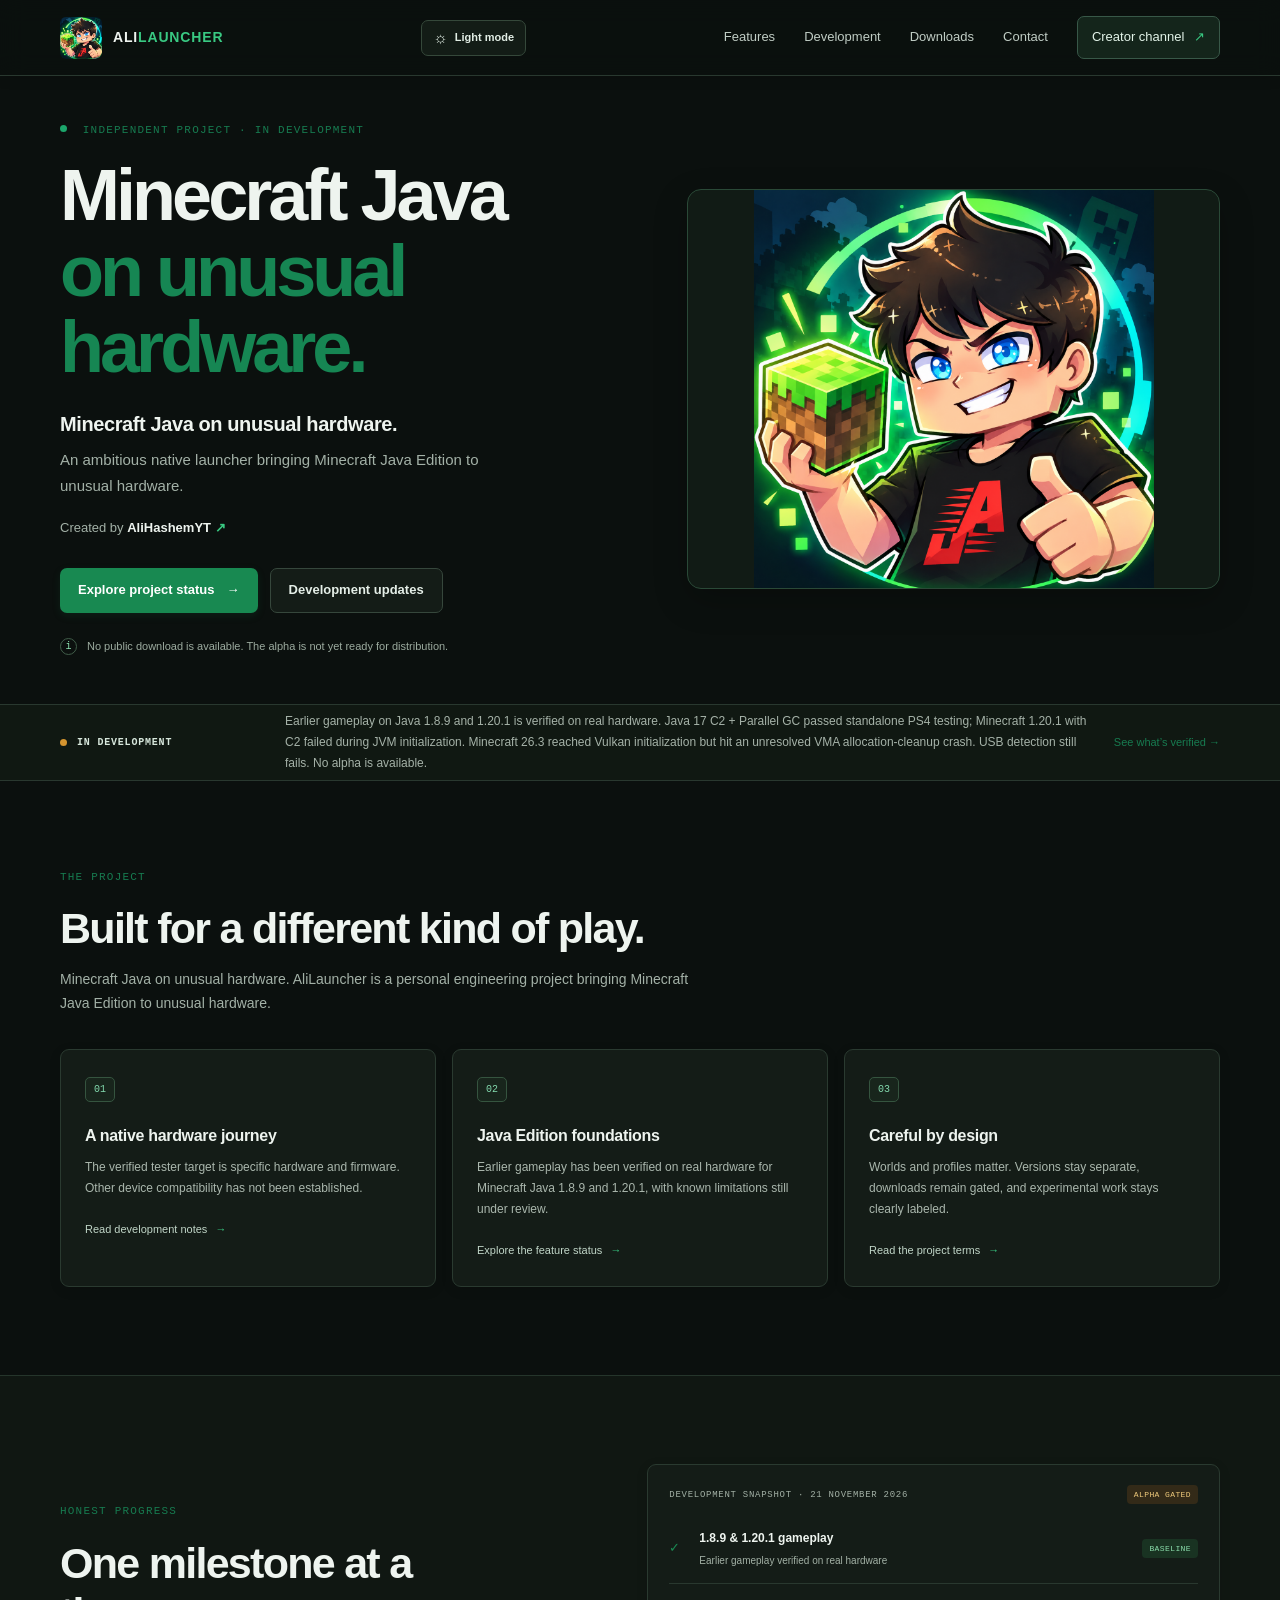
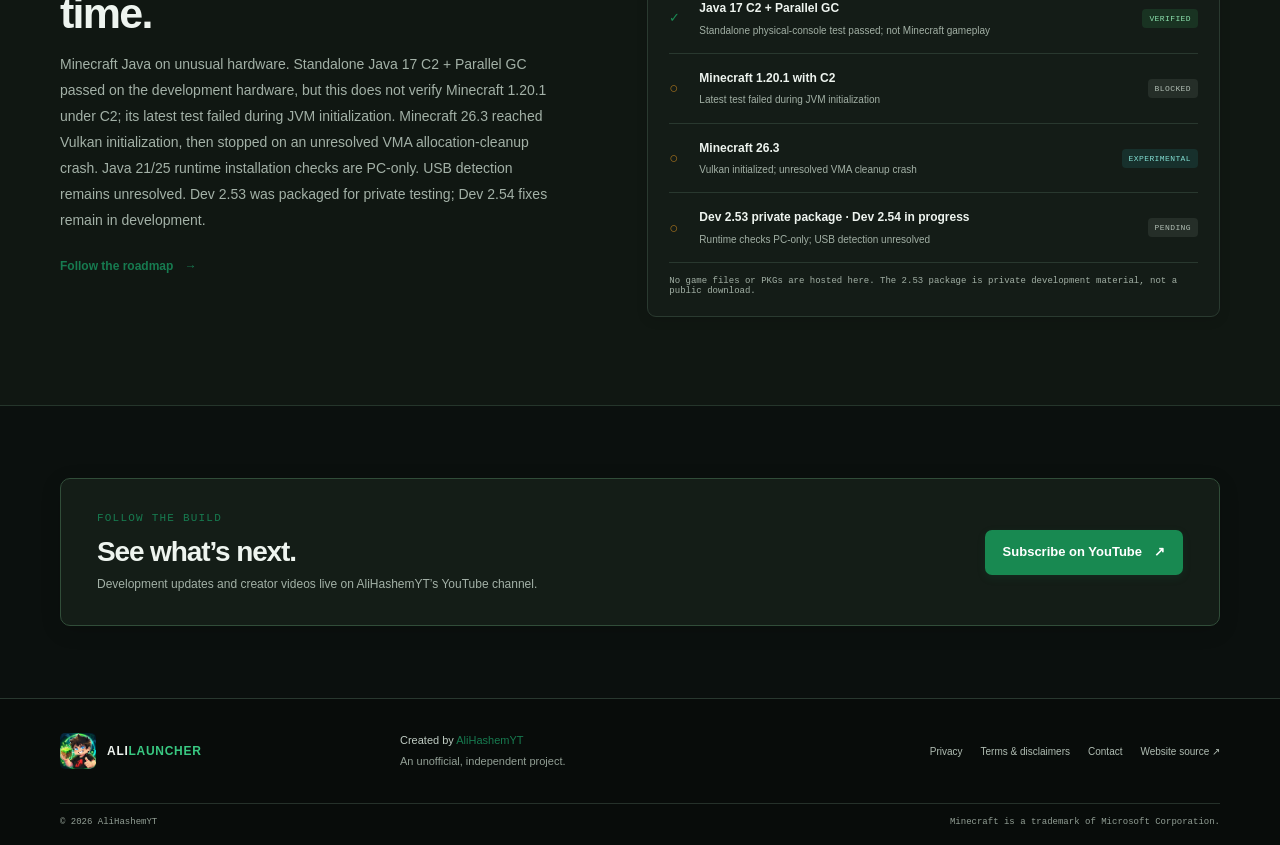
<file: index.html>
<!doctype html>
<html lang="en">
<head>
  <meta charset="utf-8">
  <meta name="viewport" content="width=device-width, initial-scale=1">
  <meta name="theme-color" content="#0b100e">
  <meta name="description" content="Minecraft Java on unusual hardware. As of 21 November 2026: earlier real-hardware gameplay for 1.8.9 and 1.20.1, standalone Java 17 C2 pass, and current experimental blockers.">
  <meta property="og:type" content="website">
  <meta property="og:title" content="AliLauncher — Minecraft Java on unusual hardware">
  <meta property="og:description" content="Minecraft Java on unusual hardware. Earlier gameplay is verified on real hardware; current C2, USB and Minecraft 26.3 work remains in development.">
  <meta property="og:image" content="https://alihashemyt.github.io/AliLauncher-Website/assets/alilauncher-icon.png">
  <meta property="og:image:width" content="1254">
  <meta property="og:image:height" content="1254">
  <meta name="twitter:card" content="summary_large_image">
  <meta name="twitter:title" content="AliLauncher — Minecraft Java on unusual hardware">
  <meta name="twitter:description" content="Minecraft Java on unusual hardware. As of 21 November 2026: earlier real-hardware gameplay for 1.8.9 and 1.20.1, standalone Java 17 C2 pass, and current experimental blockers.">
  <meta name="twitter:image" content="https://alihashemyt.github.io/AliLauncher-Website/assets/alilauncher-icon.png">
  <meta property="og:image:alt" content="AliLauncher official icon — Created by AliHashemYT"><title>AliLauncher — Minecraft Java on unusual hardware</title>
  <link rel="icon" href="assets/alilauncher-icon.png" type="image/png">
  <link rel="stylesheet" href="assets/site.css">
  <script src="assets/site.js" defer></script>
</head>
<body>
  <a class="skip-link" href="#main">Skip to content</a>
  <header class="site-header">
    <a class="brand" href="index.html" aria-label="AliLauncher home"><img src="assets/alilauncher-icon.png" alt="" width="42" height="42"><span>ALI<span class="accent">LAUNCHER</span></span></a>
    <button class="nav-toggle" aria-expanded="false" aria-controls="site-nav" aria-label="Open navigation"><span></span><span></span></button><button class="theme-toggle" type="button" aria-label="Switch to light mode" title="Switch to light mode"><span aria-hidden="true">☼</span><span class="theme-toggle-label">Light mode</span></button>
    <nav id="site-nav" class="site-nav" aria-label="Main navigation">
      <a href="features.html">Features</a><a href="updates.html">Development</a><a href="downloads.html">Downloads</a><a href="contact.html">Contact</a>
      <a class="nav-cta" href="https://www.youtube.com/@AliHashemYT" target="_blank" rel="noopener noreferrer">Creator channel <span aria-hidden="true">↗</span></a>
    </nav>
  </header>
  <main id="main">
    <section class="hero wrap">
      <div class="hero-copy reveal">
        <p class="eyebrow"><span class="pulse"></span> INDEPENDENT PROJECT · IN DEVELOPMENT</p>
        <h1>Minecraft Java<br><span class="gradient-text">on unusual hardware.</span></h1>
        <p class="hero-lede">Minecraft Java on unusual hardware.</p>
        <p class="hero-sub">An ambitious native launcher bringing Minecraft Java Edition to unusual hardware.</p>
        <div class="byline">Created by <a href="https://www.youtube.com/@AliHashemYT" target="_blank" rel="noopener noreferrer">AliHashemYT <span aria-hidden="true">↗</span></a></div>
        <div class="hero-actions"><a class="button button-primary" href="downloads.html">Explore project status <span aria-hidden="true">→</span></a><a class="button button-quiet" href="updates.html">Development updates</a></div>
        <div class="hero-note"><span class="note-icon" aria-hidden="true">i</span><span>No public download is available. The alpha is not yet ready for distribution.</span></div>
      </div>
      <div class="hero-art reveal"><img class="hero-mark" src="assets/alilauncher-icon.png" alt="AliLauncher official icon — created by AliHashemYT"></div>
    </section>

    <section class="status-band"><div class="wrap status-inner"><div><span class="status-dot"></span><strong>IN DEVELOPMENT</strong></div><p>Earlier gameplay on Java 1.8.9 and 1.20.1 is verified on real hardware. Java 17 C2 + Parallel GC passed standalone PS4 testing; Minecraft 1.20.1 with C2 failed during JVM initialization. Minecraft 26.3 reached Vulkan initialization but hit an unresolved VMA allocation-cleanup crash. USB detection still fails. No alpha is available.</p><a href="updates.html">See what’s verified <span aria-hidden="true">→</span></a></div></section>

    <section class="section wrap" id="about">
      <div class="section-heading reveal"><p class="eyebrow">THE PROJECT</p><h2>Built for a different kind of play.</h2><p>Minecraft Java on unusual hardware. AliLauncher is a personal engineering project bringing Minecraft Java Edition to unusual hardware.</p></div>
      <div class="feature-grid">
        <article class="feature-card reveal"><span class="feature-icon">01</span><h3>A native hardware journey</h3><p>The verified tester target is specific hardware and firmware. Other device compatibility has not been established.</p><a href="updates.html">Read development notes <span>→</span></a></article>
        <article class="feature-card reveal"><span class="feature-icon">02</span><h3>Java Edition foundations</h3><p>Earlier gameplay has been verified on real hardware for Minecraft Java 1.8.9 and 1.20.1, with known limitations still under review.</p><a href="features.html">Explore the feature status <span>→</span></a></article>
        <article class="feature-card reveal"><span class="feature-icon">03</span><h3>Careful by design</h3><p>Worlds and profiles matter. Versions stay separate, downloads remain gated, and experimental work stays clearly labeled.</p><a href="terms.html">Read the project terms <span>→</span></a></article>
      </div>
    </section>

    <section class="section section-alt"><div class="wrap split-section"><div class="split-copy reveal"><p class="eyebrow">HONEST PROGRESS</p><h2>One milestone at a time.</h2><p>Minecraft Java on unusual hardware. Standalone Java 17 C2 + Parallel GC passed on the development hardware, but this does not verify Minecraft 1.20.1 under C2; its latest test failed during JVM initialization. Minecraft 26.3 reached Vulkan initialization, then stopped on an unresolved VMA allocation-cleanup crash. Java 21/25 runtime installation checks are PC-only. USB detection remains unresolved. Dev 2.53 was packaged for private testing; Dev 2.54 fixes remain in development.</p><a class="text-link" href="updates.html">Follow the roadmap <span>→</span></a></div><div class="milestone-card reveal"><div class="milestone-top"><span>DEVELOPMENT SNAPSHOT · 21 NOVEMBER 2026</span><span class="tag tag-amber">ALPHA GATED</span></div><div class="milestone-row"><span class="milestone-check">✓</span><div><strong>1.8.9 &amp; 1.20.1 gameplay</strong><small>Earlier gameplay verified on real hardware</small></div><span class="tag tag-green">BASELINE</span></div><div class="milestone-row"><span class="milestone-check">✓</span><div><strong>Java 17 C2 + Parallel GC</strong><small>Standalone physical-console test passed; not Minecraft gameplay</small></div><span class="tag tag-green">VERIFIED</span></div><div class="milestone-row"><span class="milestone-pending">○</span><div><strong>Minecraft 1.20.1 with C2</strong><small>Latest test failed during JVM initialization</small></div><span class="tag tag-muted">BLOCKED</span></div><div class="milestone-row"><span class="milestone-pending">○</span><div><strong>Minecraft 26.3</strong><small>Vulkan initialized; unresolved VMA cleanup crash</small></div><span class="tag tag-cyan">EXPERIMENTAL</span></div><div class="milestone-row"><span class="milestone-pending">○</span><div><strong>Dev 2.53 private package · Dev 2.54 in progress</strong><small>Runtime checks PC-only; USB detection unresolved</small></div><span class="tag tag-muted">PENDING</span></div><div class="milestone-foot">No game files or PKGs are hosted here. The 2.53 package is private development material, not a public download.</div></div></div></section>

    <section class="section wrap subscribe-section"><div class="subscribe-box reveal"><div><p class="eyebrow">FOLLOW THE BUILD</p><h2>See what’s next.</h2><p>Development updates and creator videos live on AliHashemYT’s YouTube channel.</p></div><a class="button button-primary" href="https://www.youtube.com/@AliHashemYT" target="_blank" rel="noopener noreferrer">Subscribe on YouTube <span aria-hidden="true">↗</span></a></div></section>
  </main>
  <footer class="site-footer"><div class="wrap footer-main"><a class="brand footer-brand" href="index.html"><img src="assets/alilauncher-icon.png" alt="" width="36" height="36"><span>ALI<span class="accent">LAUNCHER</span></span></a><p>Created by <a href="https://www.youtube.com/@AliHashemYT" target="_blank" rel="noopener noreferrer">AliHashemYT</a><br><span class="footer-muted">An unofficial, independent project.</span></p><nav aria-label="Footer navigation"><a href="privacy.html">Privacy</a><a href="terms.html">Terms &amp; disclaimers</a><a href="contact.html">Contact</a><a href="https://github.com/AliHashemYT/AliLauncher-Website" target="_blank" rel="noopener noreferrer">Website source ↗</a></nav></div><div class="wrap footer-bottom"><span>© <span data-year>2026</span> AliHashemYT</span><span>Minecraft is a trademark of Microsoft Corporation.</span></div></footer>
</body>
</html>
</file>
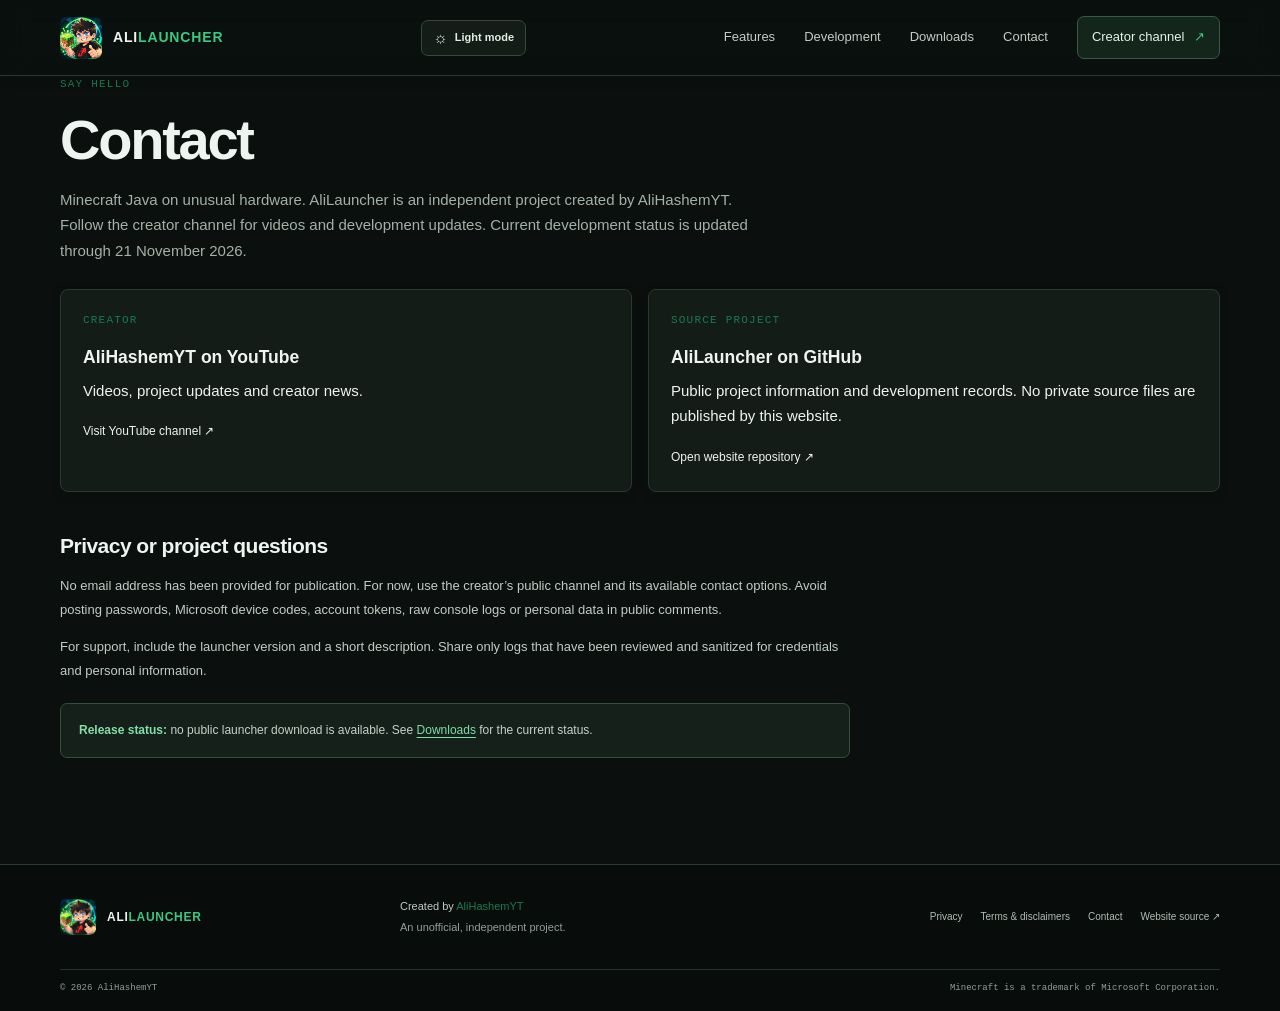
<file: contact.html>
<!doctype html><html lang="en"><head><meta charset="utf-8"><meta name="viewport" content="width=device-width, initial-scale=1"><meta name="theme-color" content="#0b100e"><meta name="description" content="Contact AliLauncher creator AliHashemYT, visit the public website repository and view the current project status. No launcher download is available."><meta property="og:title" content="Contact — AliLauncher"><meta property="og:description" content="Visit AliHashemYT’s creator channel, the public website source repository, and current development status."><meta property="og:image" content="https://alihashemyt.github.io/AliLauncher-Website/assets/alilauncher-icon.png"><meta property="og:image:alt" content="AliLauncher official icon — Created by AliHashemYT"><meta name="twitter:card" content="summary_large_image"><meta name="twitter:image" content="https://alihashemyt.github.io/AliLauncher-Website/assets/alilauncher-icon.png"><meta name="twitter:title" content="Contact — AliLauncher"><meta name="twitter:description" content="Contact AliLauncher creator AliHashemYT, visit the public website repository and view the current project status. No launcher download is available."><title>Contact — AliLauncher</title><link rel="icon" href="assets/alilauncher-icon.png" type="image/png"><link rel="stylesheet" href="assets/site.css"><script src="assets/site.js" defer></script></head><body><a class="skip-link" href="#main">Skip to content</a><header class="site-header"><a class="brand" href="index.html"><img src="assets/alilauncher-icon.png" alt="" width="42" height="42"><span>ALI<span class="accent">LAUNCHER</span></span></a><button class="nav-toggle" aria-expanded="false" aria-controls="site-nav" aria-label="Open navigation"><span></span><span></span></button><button class="theme-toggle" type="button" aria-label="Switch to light mode" title="Switch to light mode"><span aria-hidden="true">☼</span><span class="theme-toggle-label">Light mode</span></button><nav id="site-nav" class="site-nav" aria-label="Main navigation"><a href="features.html">Features</a><a href="updates.html">Development</a><a href="downloads.html">Downloads</a><a href="contact.html" aria-current="page">Contact</a><a class="nav-cta" href="https://www.youtube.com/@AliHashemYT" target="_blank" rel="noopener noreferrer">Creator channel <span>↗</span></a></nav></header><main id="main"><div class="wrap page-hero"><p class="eyebrow">SAY HELLO</p><h1>Contact</h1><p>Minecraft Java on unusual hardware. AliLauncher is an independent project created by AliHashemYT. Follow the creator channel for videos and development updates. Current development status is updated through 21 November 2026.</p></div><section class="wrap page-content"><div class="contact-cards"><article class="contact-card"><p class="eyebrow">CREATOR</p><h3>AliHashemYT on YouTube</h3><p>Videos, project updates and creator news.</p><a href="https://www.youtube.com/@AliHashemYT" target="_blank" rel="noopener noreferrer">Visit YouTube channel ↗</a></article><article class="contact-card"><p class="eyebrow">SOURCE PROJECT</p><h3>AliLauncher on GitHub</h3><p>Public project information and development records. No private source files are published by this website.</p><a href="https://github.com/AliHashemYT/AliLauncher-Website" target="_blank" rel="noopener noreferrer">Open website repository ↗</a></article></div><div class="prose" style="margin-top:36px"><h2>Privacy or project questions</h2><p>No email address has been provided for publication. For now, use the creator’s public channel and its available contact options. Avoid posting passwords, Microsoft device codes, account tokens, raw console logs or personal data in public comments.</p><p>For support, include the launcher version and a short description. Share only logs that have been reviewed and sanitized for credentials and personal information.</p><div class="callout"><strong>Release status:</strong> no public launcher download is available. See <a href="downloads.html">Downloads</a> for the current status.</div></div></section></main><footer class="site-footer"><div class="wrap footer-main"><a class="brand footer-brand" href="index.html"><img src="assets/alilauncher-icon.png" alt="" width="36" height="36"><span>ALI<span class="accent">LAUNCHER</span></span></a><p>Created by <a href="https://www.youtube.com/@AliHashemYT" target="_blank" rel="noopener noreferrer">AliHashemYT</a><br><span class="footer-muted">An unofficial, independent project.</span></p><nav aria-label="Footer navigation"><a href="privacy.html">Privacy</a><a href="terms.html">Terms &amp; disclaimers</a><a href="contact.html" aria-current="page">Contact</a><a href="https://github.com/AliHashemYT/AliLauncher-Website" target="_blank" rel="noopener noreferrer">Website source ↗</a></nav></div><div class="wrap footer-bottom"><span>© <span data-year>2026</span> AliHashemYT</span><span>Minecraft is a trademark of Microsoft Corporation.</span></div></footer></body></html>
</file>
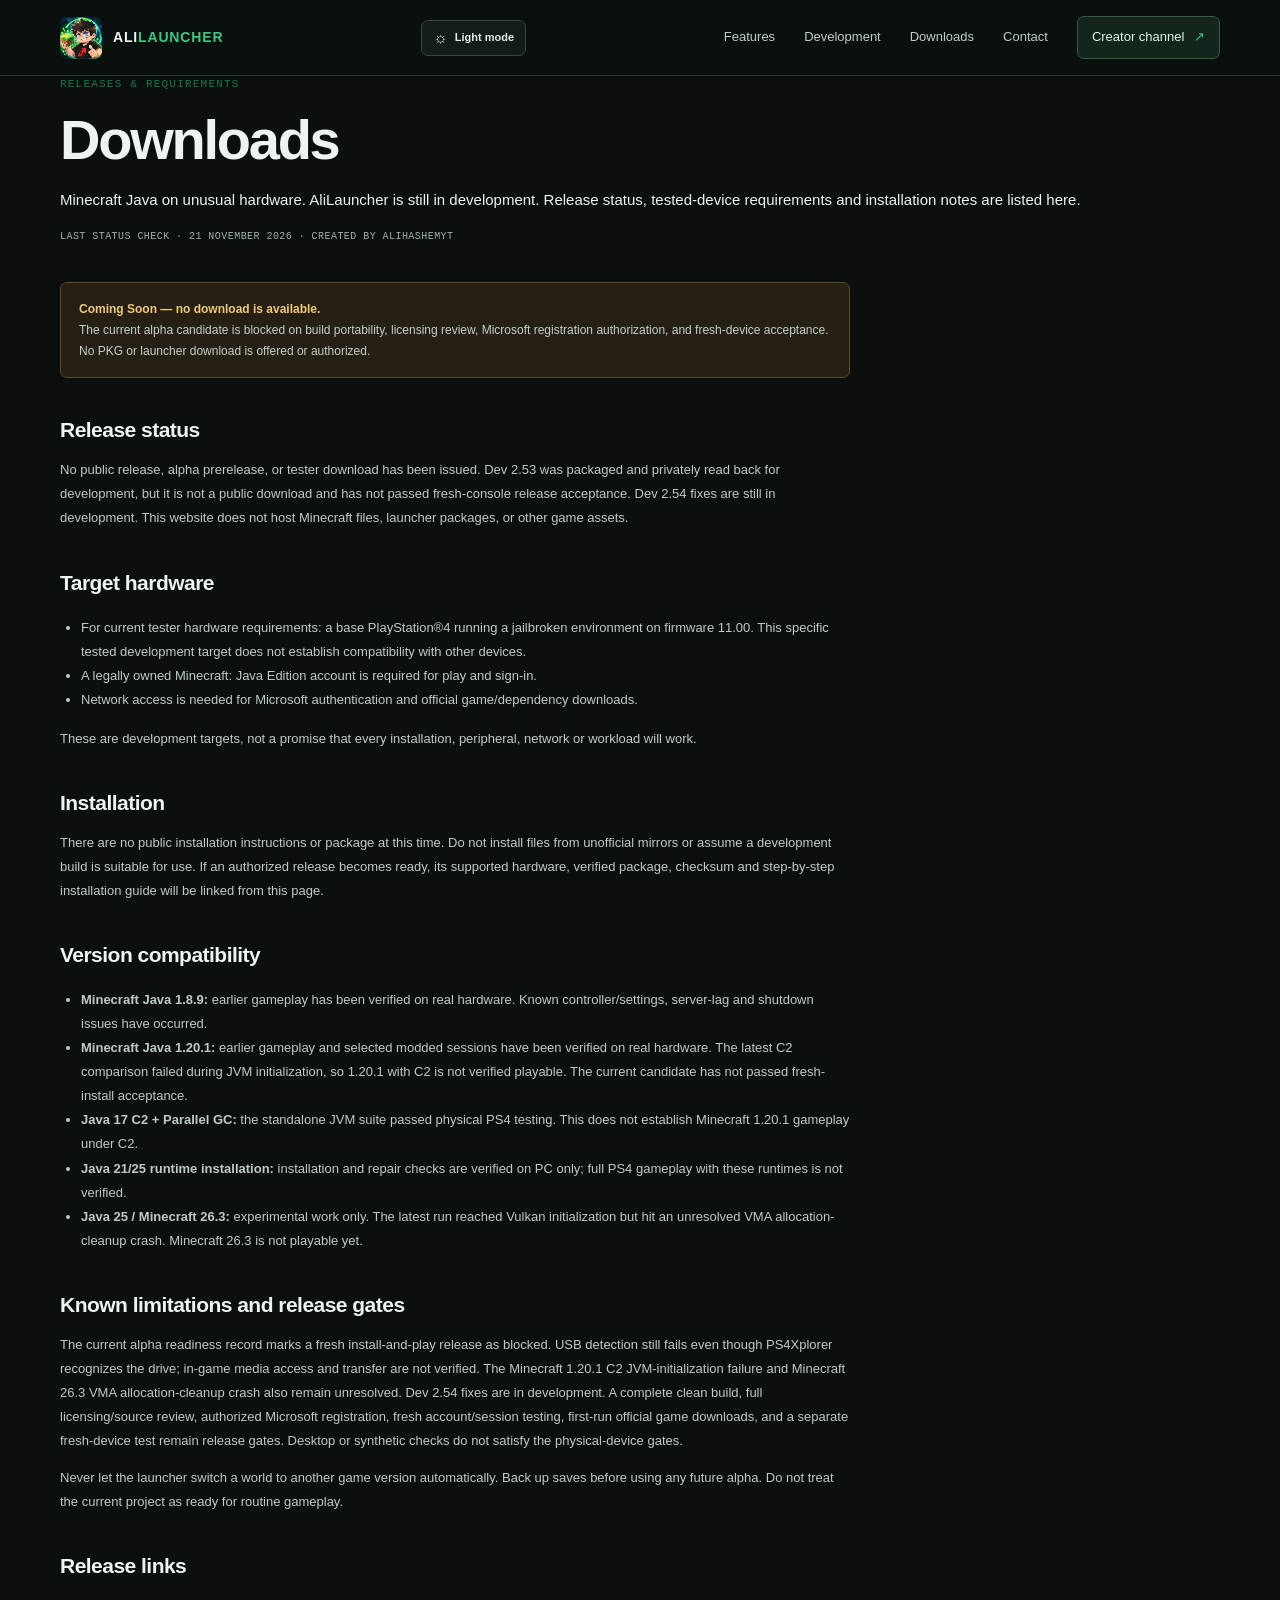
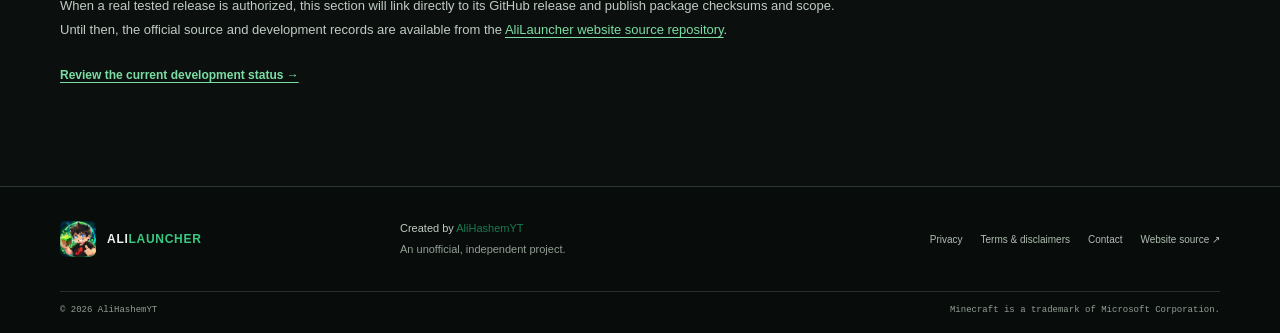
<file: downloads.html>
<!doctype html><html lang="en"><head><meta charset="utf-8"><meta name="viewport" content="width=device-width, initial-scale=1"><meta name="theme-color" content="#0b100e"><meta name="description" content="Minecraft Java on unusual hardware. Downloads are Coming Soon as of 21 November 2026. Dev 2.53 remains private; no public package is available."><meta property="og:title" content="Downloads & requirements — AliLauncher"><meta property="og:description" content="Coming Soon. Dev 2.53 is a private development package; there is no public launcher PKG or game content."><meta property="og:image" content="https://alihashemyt.github.io/AliLauncher-Website/assets/alilauncher-icon.png"><meta property="og:image:alt" content="AliLauncher official icon — Created by AliHashemYT"><meta name="twitter:card" content="summary_large_image"><meta name="twitter:image" content="https://alihashemyt.github.io/AliLauncher-Website/assets/alilauncher-icon.png"><meta name="twitter:title" content="Downloads &amp; requirements — AliLauncher"><meta name="twitter:description" content="Minecraft Java on unusual hardware. Downloads are Coming Soon as of 21 November 2026. Dev 2.53 remains private; no public package is available."><title>Downloads &amp; requirements — AliLauncher</title><link rel="icon" href="assets/alilauncher-icon.png" type="image/png"><link rel="stylesheet" href="assets/site.css"><script src="assets/site.js" defer></script></head><body><a class="skip-link" href="#main">Skip to content</a><header class="site-header"><a class="brand" href="index.html"><img src="assets/alilauncher-icon.png" alt="" width="42" height="42"><span>ALI<span class="accent">LAUNCHER</span></span></a><button class="nav-toggle" aria-expanded="false" aria-controls="site-nav" aria-label="Open navigation"><span></span><span></span></button><button class="theme-toggle" type="button" aria-label="Switch to light mode" title="Switch to light mode"><span aria-hidden="true">☼</span><span class="theme-toggle-label">Light mode</span></button><nav id="site-nav" class="site-nav" aria-label="Main navigation"><a href="features.html">Features</a><a href="updates.html">Development</a><a href="downloads.html" aria-current="page">Downloads</a><a href="contact.html">Contact</a><a class="nav-cta" href="https://www.youtube.com/@AliHashemYT" target="_blank" rel="noopener noreferrer">Creator channel <span>↗</span></a></nav></header><main id="main"><div class="wrap page-hero"><p class="eyebrow">RELEASES &amp; REQUIREMENTS</p><h1>Downloads</h1><p>Minecraft Java on unusual hardware. AliLauncher is still in development. Release status, tested-device requirements and installation notes are listed here.</p><p class="page-meta">LAST STATUS CHECK · 21 NOVEMBER 2026 · CREATED BY ALIHASHEMYT</p></div><section class="wrap page-content"><div class="prose"><div class="callout warning"><strong>Coming Soon — no download is available.</strong><br>The current alpha candidate is blocked on build portability, licensing review, Microsoft registration authorization, and fresh-device acceptance. No PKG or launcher download is offered or authorized.</div><h2 id="status">Release status</h2><p>No public release, alpha prerelease, or tester download has been issued. Dev 2.53 was packaged and privately read back for development, but it is not a public download and has not passed fresh-console release acceptance. Dev 2.54 fixes are still in development. This website does not host Minecraft files, launcher packages, or other game assets.</p><h2 id="hardware">Target hardware</h2><ul><li>For current tester hardware requirements: a base PlayStation®4 running a jailbroken environment on firmware 11.00. This specific tested development target does not establish compatibility with other devices.</li><li>A legally owned Minecraft: Java Edition account is required for play and sign-in.</li><li>Network access is needed for Microsoft authentication and official game/dependency downloads.</li></ul><p>These are development targets, not a promise that every installation, peripheral, network or workload will work.</p><h2 id="install">Installation</h2><p>There are no public installation instructions or package at this time. Do not install files from unofficial mirrors or assume a development build is suitable for use. If an authorized release becomes ready, its supported hardware, verified package, checksum and step-by-step installation guide will be linked from this page.</p><h2 id="versions">Version compatibility</h2><ul><li><strong>Minecraft Java 1.8.9:</strong> earlier gameplay has been verified on real hardware. Known controller/settings, server-lag and shutdown issues have occurred.</li><li><strong>Minecraft Java 1.20.1:</strong> earlier gameplay and selected modded sessions have been verified on real hardware. The latest C2 comparison failed during JVM initialization, so 1.20.1 with C2 is not verified playable. The current candidate has not passed fresh-install acceptance.</li><li><strong>Java 17 C2 + Parallel GC:</strong> the standalone JVM suite passed physical PS4 testing. This does not establish Minecraft 1.20.1 gameplay under C2.</li><li><strong>Java 21/25 runtime installation:</strong> installation and repair checks are verified on PC only; full PS4 gameplay with these runtimes is not verified.</li><li><strong>Java 25 / Minecraft 26.3:</strong> experimental work only. The latest run reached Vulkan initialization but hit an unresolved VMA allocation-cleanup crash. Minecraft 26.3 is not playable yet.</li></ul><h2 id="limits">Known limitations and release gates</h2><p>The current alpha readiness record marks a fresh install-and-play release as blocked. USB detection still fails even though PS4Xplorer recognizes the drive; in-game media access and transfer are not verified. The Minecraft 1.20.1 C2 JVM-initialization failure and Minecraft 26.3 VMA allocation-cleanup crash also remain unresolved. Dev 2.54 fixes are in development. A complete clean build, full licensing/source review, authorized Microsoft registration, fresh account/session testing, first-run official game downloads, and a separate fresh-device test remain release gates. Desktop or synthetic checks do not satisfy the physical-device gates.</p><p>Never let the launcher switch a world to another game version automatically. Back up saves before using any future alpha. Do not treat the current project as ready for routine gameplay.</p><h2 id="release-links">Release links</h2><p>When a real tested release is authorized, this section will link directly to its GitHub release and publish package checksums and scope. Until then, the official source and development records are available from the <a href="https://github.com/AliHashemYT/AliLauncher-Website" target="_blank" rel="noopener noreferrer">AliLauncher website source repository</a>.</p><p><a class="text-link" href="updates.html">Review the current development status →</a></p></div></section></main><footer class="site-footer"><div class="wrap footer-main"><a class="brand footer-brand" href="index.html"><img src="assets/alilauncher-icon.png" alt="" width="36" height="36"><span>ALI<span class="accent">LAUNCHER</span></span></a><p>Created by <a href="https://www.youtube.com/@AliHashemYT" target="_blank" rel="noopener noreferrer">AliHashemYT</a><br><span class="footer-muted">An unofficial, independent project.</span></p><nav aria-label="Footer navigation"><a href="privacy.html">Privacy</a><a href="terms.html">Terms &amp; disclaimers</a><a href="contact.html">Contact</a><a href="https://github.com/AliHashemYT/AliLauncher-Website" target="_blank" rel="noopener noreferrer">Website source ↗</a></nav></div><div class="wrap footer-bottom"><span>© <span data-year>2026</span> AliHashemYT</span><span>Minecraft is a trademark of Microsoft Corporation.</span></div></footer></body></html>
</file>
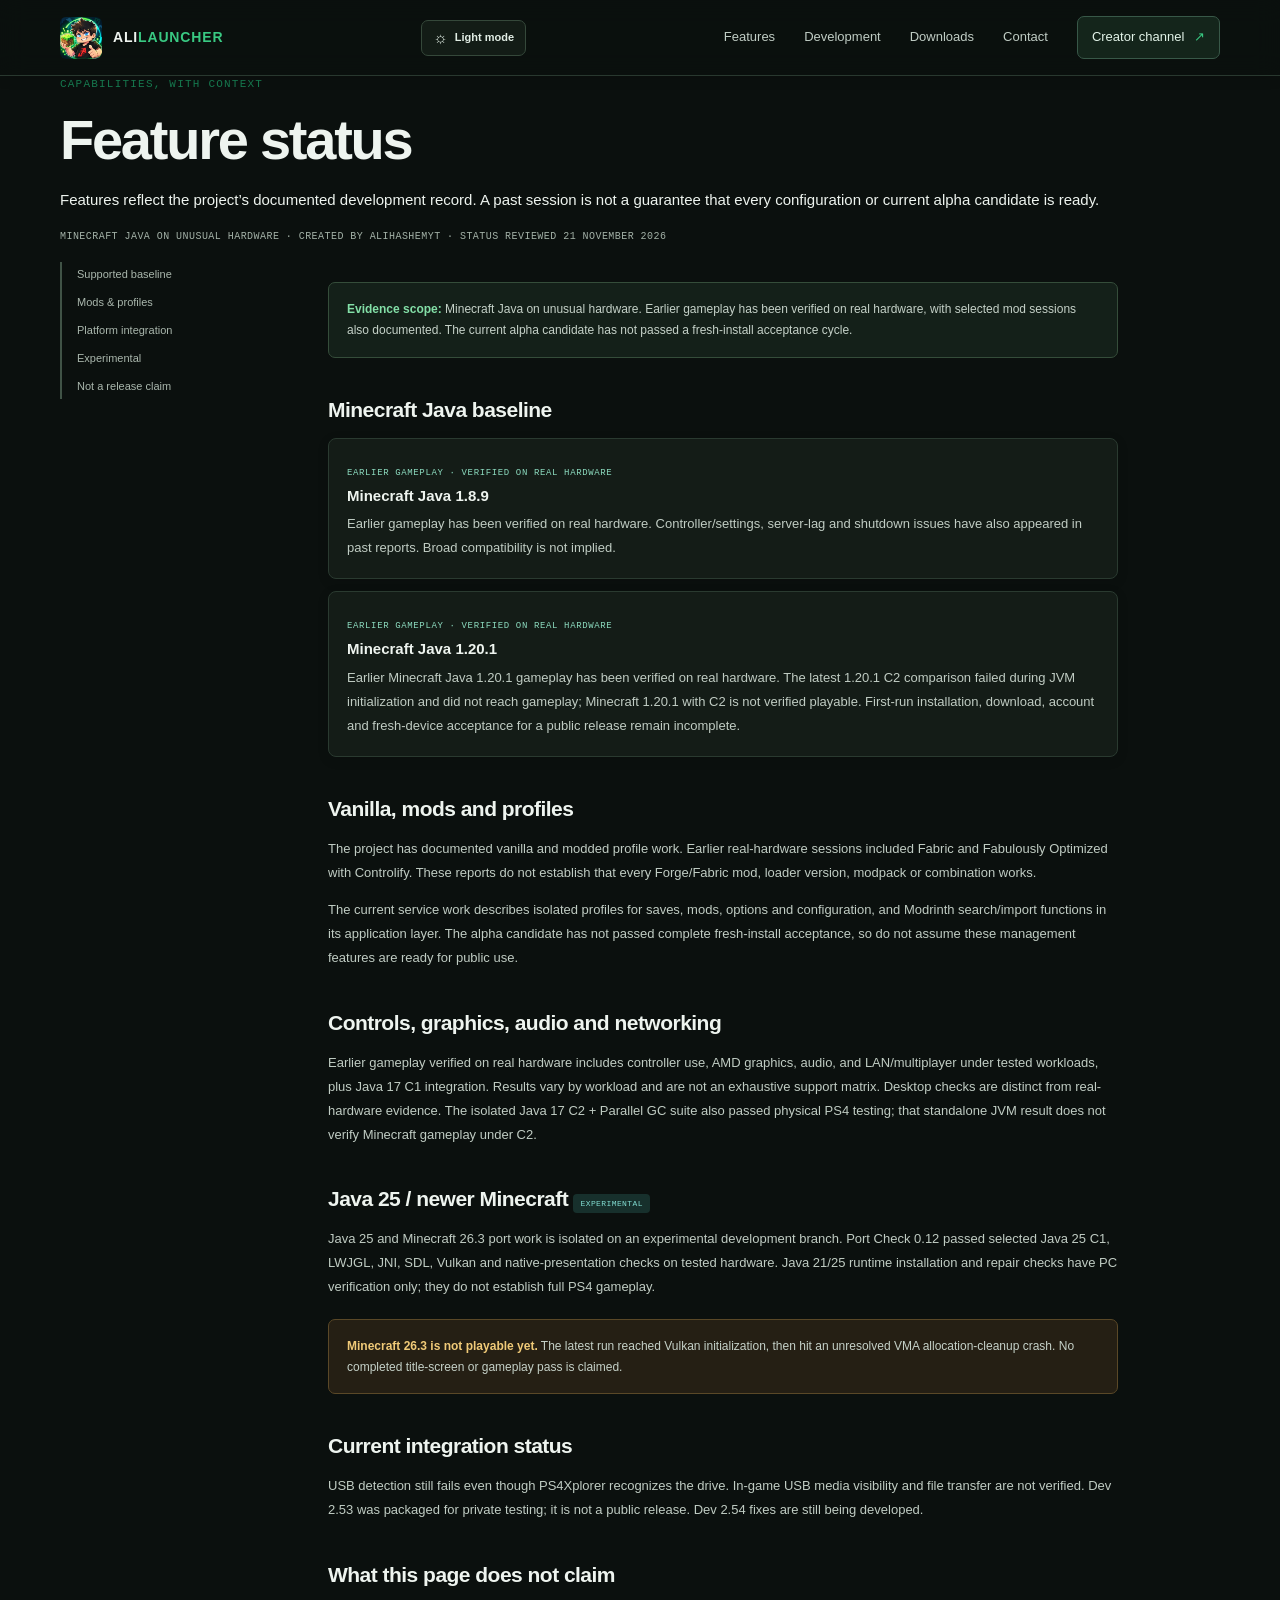
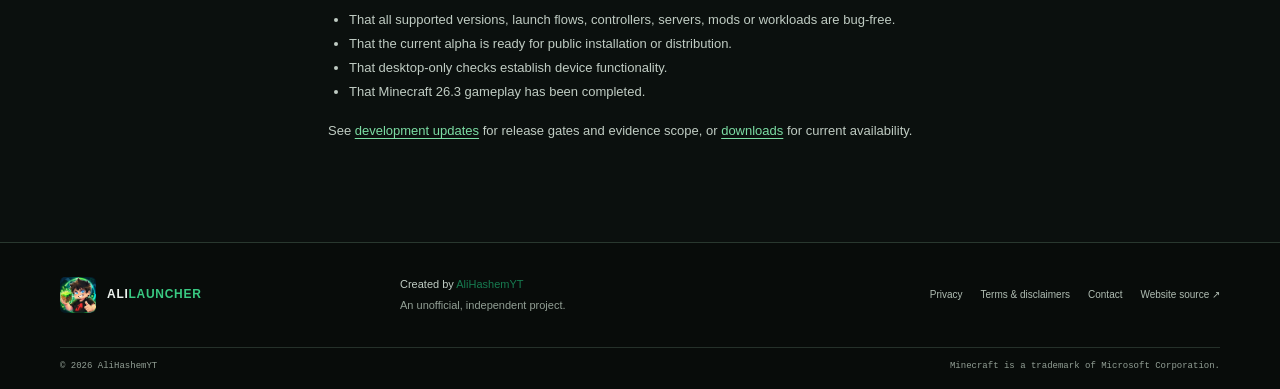
<file: features.html>
<!doctype html><html lang="en"><head><meta charset="utf-8"><meta name="viewport" content="width=device-width, initial-scale=1"><meta name="theme-color" content="#0b100e"><meta name="description" content="Minecraft Java on unusual hardware. Feature status on 21 November 2026: verified 1.8.9 and 1.20.1 gameplay, standalone Java 17 C2 pass, and current C2, USB and 26.3 limitations."><meta property="og:title" content="Feature status — AliLauncher"><meta property="og:description" content="Verified gameplay and clear status for Java 17 standalone C2, the unverified Minecraft 1.20.1 C2 test, USB and experimental Minecraft 26.3."><meta property="og:image" content="https://alihashemyt.github.io/AliLauncher-Website/assets/alilauncher-icon.png"><meta property="og:image:alt" content="AliLauncher official icon — Created by AliHashemYT"><meta name="twitter:card" content="summary_large_image"><meta name="twitter:image" content="https://alihashemyt.github.io/AliLauncher-Website/assets/alilauncher-icon.png"><meta name="twitter:title" content="Feature status — AliLauncher"><meta name="twitter:description" content="Minecraft Java on unusual hardware. Feature status on 21 November 2026: verified 1.8.9 and 1.20.1 gameplay, standalone Java 17 C2 pass, and current C2, USB and 26.3 limitations."><title>Feature status — AliLauncher</title><link rel="icon" href="assets/alilauncher-icon.png" type="image/png"><link rel="stylesheet" href="assets/site.css"><script src="assets/site.js" defer></script></head><body><a class="skip-link" href="#main">Skip to content</a><header class="site-header"><a class="brand" href="index.html"><img src="assets/alilauncher-icon.png" alt="" width="42" height="42"><span>ALI<span class="accent">LAUNCHER</span></span></a><button class="nav-toggle" aria-expanded="false" aria-controls="site-nav" aria-label="Open navigation"><span></span><span></span></button><button class="theme-toggle" type="button" aria-label="Switch to light mode" title="Switch to light mode"><span aria-hidden="true">☼</span><span class="theme-toggle-label">Light mode</span></button><nav id="site-nav" class="site-nav" aria-label="Main navigation"><a href="features.html" aria-current="page">Features</a><a href="updates.html">Development</a><a href="downloads.html">Downloads</a><a href="contact.html">Contact</a><a class="nav-cta" href="https://www.youtube.com/@AliHashemYT" target="_blank" rel="noopener noreferrer">Creator channel <span>↗</span></a></nav></header><main id="main"><div class="wrap page-hero"><p class="eyebrow">CAPABILITIES, WITH CONTEXT</p><h1>Feature status</h1><p>Features reflect the project’s documented development record. A past session is not a guarantee that every configuration or current alpha candidate is ready.</p><p class="page-meta">MINECRAFT JAVA ON UNUSUAL HARDWARE · CREATED BY ALIHASHEMYT · STATUS REVIEWED 21 NOVEMBER 2026</p></div><section class="wrap page-content"><div class="content-layout"><nav class="toc" aria-label="On this page"><a href="#baseline">Supported baseline</a><a href="#mods">Mods &amp; profiles</a><a href="#platform">Platform integration</a><a href="#experimental">Experimental</a><a href="#not-yet">Not a release claim</a></nav><div class="prose"><div class="callout"><strong>Evidence scope:</strong> Minecraft Java on unusual hardware. Earlier gameplay has been verified on real hardware, with selected mod sessions also documented. The current alpha candidate has not passed a fresh-install acceptance cycle.</div><h2 id="baseline">Minecraft Java baseline</h2><div class="status-list"><article class="status-item"><span class="status-label">EARLIER GAMEPLAY · VERIFIED ON REAL HARDWARE</span><h3>Minecraft Java 1.8.9</h3><p>Earlier gameplay has been verified on real hardware. Controller/settings, server-lag and shutdown issues have also appeared in past reports. Broad compatibility is not implied.</p></article><article class="status-item"><span class="status-label">EARLIER GAMEPLAY · VERIFIED ON REAL HARDWARE</span><h3>Minecraft Java 1.20.1</h3><p>Earlier Minecraft Java 1.20.1 gameplay has been verified on real hardware. The latest 1.20.1 C2 comparison failed during JVM initialization and did not reach gameplay; Minecraft 1.20.1 with C2 is not verified playable. First-run installation, download, account and fresh-device acceptance for a public release remain incomplete.</p></article></div><h2 id="mods">Vanilla, mods and profiles</h2><p>The project has documented vanilla and modded profile work. Earlier real-hardware sessions included Fabric and Fabulously Optimized with Controlify. These reports do not establish that every Forge/Fabric mod, loader version, modpack or combination works.</p><p>The current service work describes isolated profiles for saves, mods, options and configuration, and Modrinth search/import functions in its application layer. The alpha candidate has not passed complete fresh-install acceptance, so do not assume these management features are ready for public use.</p><h2 id="platform">Controls, graphics, audio and networking</h2><p>Earlier gameplay verified on real hardware includes controller use, AMD graphics, audio, and LAN/multiplayer under tested workloads, plus Java 17 C1 integration. Results vary by workload and are not an exhaustive support matrix. Desktop checks are distinct from real-hardware evidence. The isolated Java 17 C2 + Parallel GC suite also passed physical PS4 testing; that standalone JVM result does not verify Minecraft gameplay under C2.</p><h2 id="experimental">Java 25 / newer Minecraft <span class="tag tag-cyan">EXPERIMENTAL</span></h2><p>Java 25 and Minecraft 26.3 port work is isolated on an experimental development branch. Port Check 0.12 passed selected Java 25 C1, LWJGL, JNI, SDL, Vulkan and native-presentation checks on tested hardware. Java 21/25 runtime installation and repair checks have PC verification only; they do not establish full PS4 gameplay.</p><div class="callout warning"><strong>Minecraft 26.3 is not playable yet.</strong> The latest run reached Vulkan initialization, then hit an unresolved VMA allocation-cleanup crash. No completed title-screen or gameplay pass is claimed.</div><h2 id="current-integration">Current integration status</h2><p>USB detection still fails even though PS4Xplorer recognizes the drive. In-game USB media visibility and file transfer are not verified. Dev 2.53 was packaged for private testing; it is not a public release. Dev 2.54 fixes are still being developed.</p><h2 id="not-yet">What this page does not claim</h2><ul><li>That all supported versions, launch flows, controllers, servers, mods or workloads are bug-free.</li><li>That the current alpha is ready for public installation or distribution.</li><li>That desktop-only checks establish device functionality.</li><li>That Minecraft 26.3 gameplay has been completed.</li></ul><p>See <a href="updates.html">development updates</a> for release gates and evidence scope, or <a href="downloads.html">downloads</a> for current availability.</p></div></div></section></main><footer class="site-footer"><div class="wrap footer-main"><a class="brand footer-brand" href="index.html"><img src="assets/alilauncher-icon.png" alt="" width="36" height="36"><span>ALI<span class="accent">LAUNCHER</span></span></a><p>Created by <a href="https://www.youtube.com/@AliHashemYT" target="_blank" rel="noopener noreferrer">AliHashemYT</a><br><span class="footer-muted">An unofficial, independent project.</span></p><nav aria-label="Footer navigation"><a href="privacy.html">Privacy</a><a href="terms.html">Terms &amp; disclaimers</a><a href="contact.html">Contact</a><a href="https://github.com/AliHashemYT/AliLauncher-Website" target="_blank" rel="noopener noreferrer">Website source ↗</a></nav></div><div class="wrap footer-bottom"><span>© <span data-year>2026</span> AliHashemYT</span><span>Minecraft is a trademark of Microsoft Corporation.</span></div></footer></body></html>
</file>
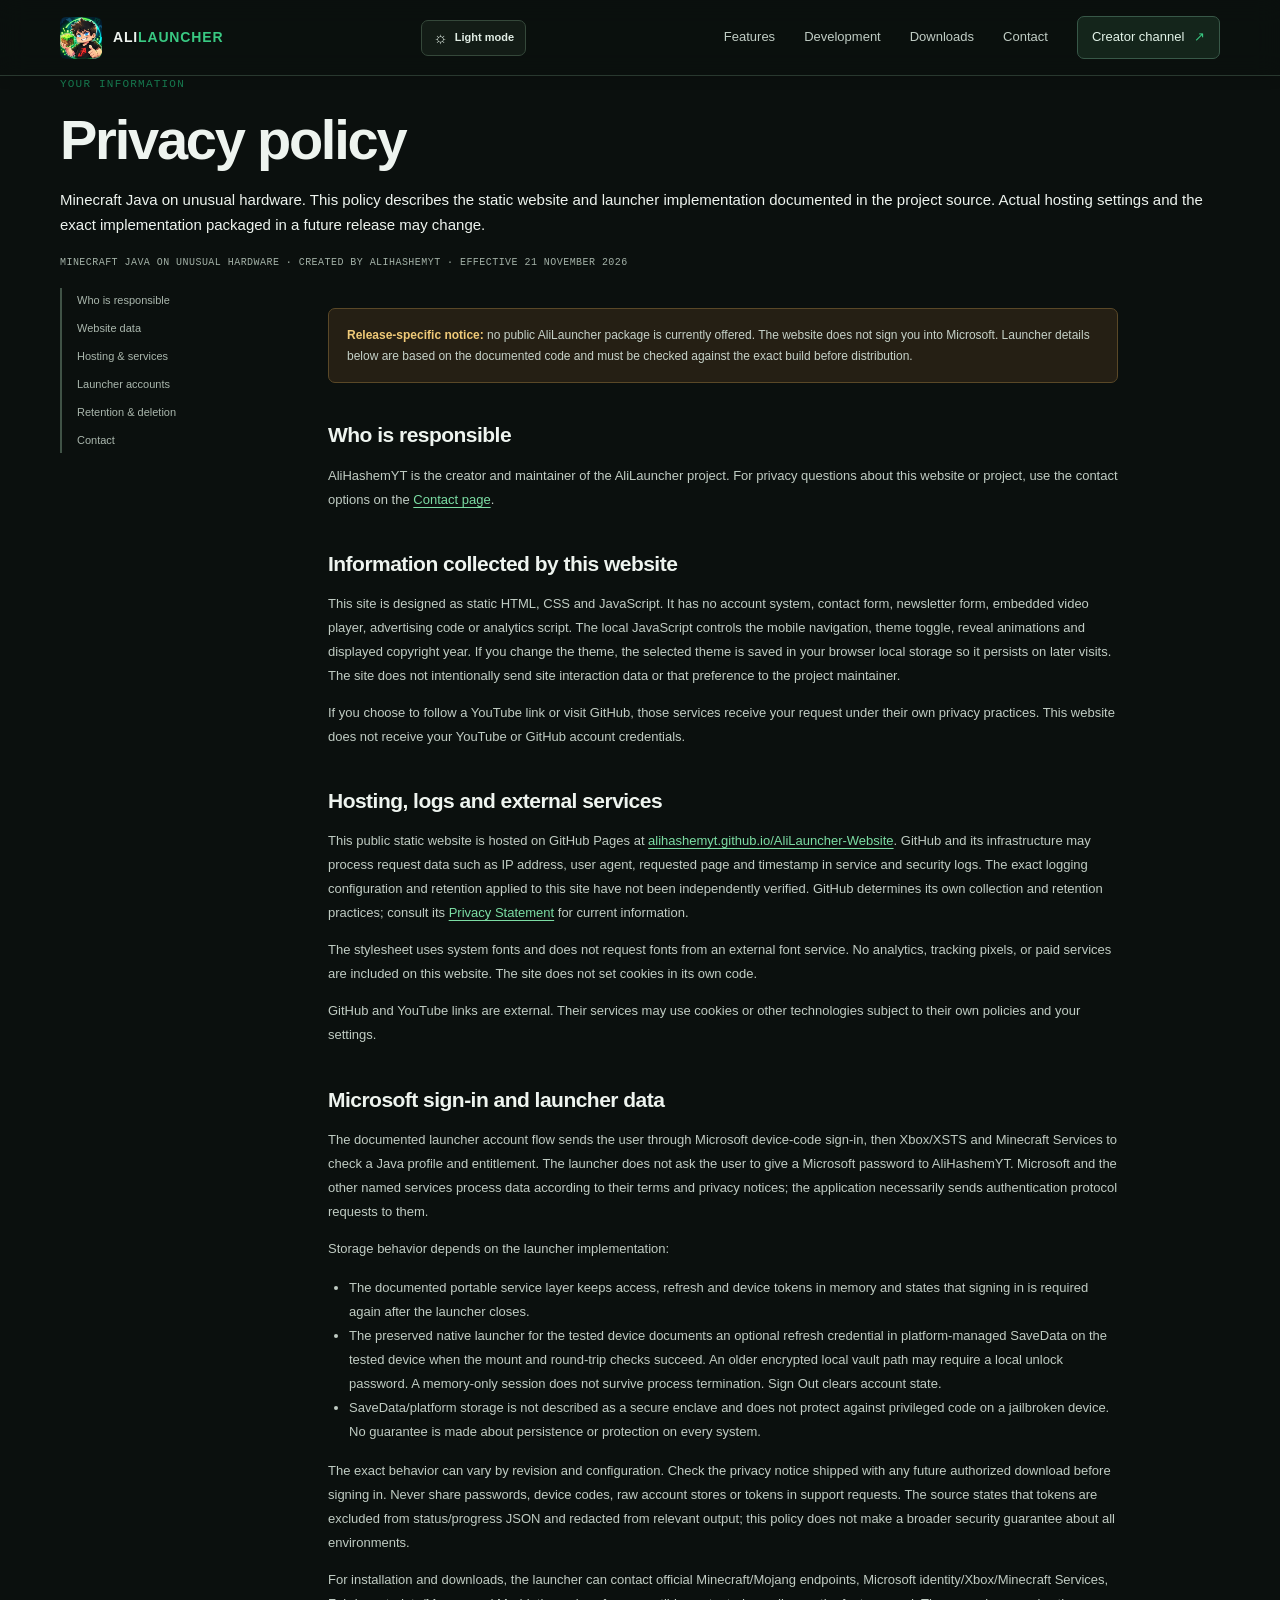
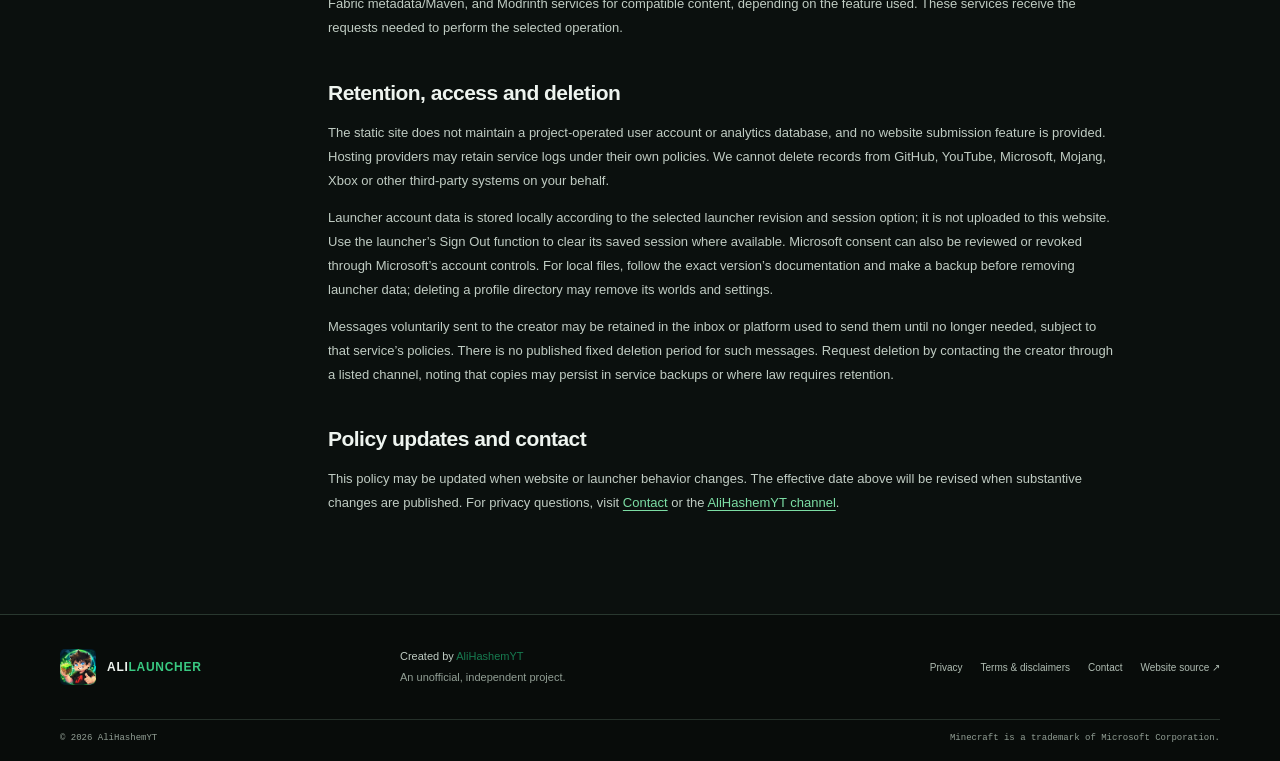
<file: privacy.html>
<!doctype html><html lang="en"><head><meta charset="utf-8"><meta name="viewport" content="width=device-width, initial-scale=1"><meta name="theme-color" content="#0b100e"><meta name="description" content="Privacy information for AliLauncher’s live GitHub Pages website and documented launcher behavior, including hosting logs, saved theme preference and Microsoft sign-in."><meta property="og:title" content="Privacy policy — AliLauncher"><meta property="og:description" content="Live website collection, GitHub Pages hosting logs, locally saved theme choice and documented launcher account processing."><meta property="og:image" content="https://alihashemyt.github.io/AliLauncher-Website/assets/alilauncher-icon.png"><meta property="og:image:alt" content="AliLauncher official icon — Created by AliHashemYT"><meta name="twitter:card" content="summary_large_image"><meta name="twitter:image" content="https://alihashemyt.github.io/AliLauncher-Website/assets/alilauncher-icon.png"><meta name="twitter:title" content="Privacy policy — AliLauncher"><meta name="twitter:description" content="Privacy information for AliLauncher’s live GitHub Pages website and documented launcher behavior, including hosting logs, saved theme preference and Microsoft sign-in."><title>Privacy policy — AliLauncher</title><link rel="icon" href="assets/alilauncher-icon.png" type="image/png"><link rel="stylesheet" href="assets/site.css"><script src="assets/site.js" defer></script></head><body><a class="skip-link" href="#main">Skip to content</a><header class="site-header"><a class="brand" href="index.html"><img src="assets/alilauncher-icon.png" alt="" width="42" height="42"><span>ALI<span class="accent">LAUNCHER</span></span></a><button class="nav-toggle" aria-expanded="false" aria-controls="site-nav" aria-label="Open navigation"><span></span><span></span></button><button class="theme-toggle" type="button" aria-label="Switch to light mode" title="Switch to light mode"><span aria-hidden="true">☼</span><span class="theme-toggle-label">Light mode</span></button><nav id="site-nav" class="site-nav" aria-label="Main navigation"><a href="features.html">Features</a><a href="updates.html">Development</a><a href="downloads.html">Downloads</a><a href="contact.html">Contact</a><a class="nav-cta" href="https://www.youtube.com/@AliHashemYT" target="_blank" rel="noopener noreferrer">Creator channel <span>↗</span></a></nav></header><main id="main"><div class="wrap page-hero"><p class="eyebrow">YOUR INFORMATION</p><h1>Privacy policy</h1><p>Minecraft Java on unusual hardware. This policy describes the static website and launcher implementation documented in the project source. Actual hosting settings and the exact implementation packaged in a future release may change.</p><p class="page-meta">MINECRAFT JAVA ON UNUSUAL HARDWARE · CREATED BY ALIHASHEMYT · EFFECTIVE 21 NOVEMBER 2026</p></div><section class="wrap page-content"><div class="content-layout"><nav class="toc" aria-label="On this page"><a href="#controller">Who is responsible</a><a href="#website">Website data</a><a href="#hosting">Hosting &amp; services</a><a href="#launcher">Launcher accounts</a><a href="#retention">Retention &amp; deletion</a><a href="#contact">Contact</a></nav><article class="prose"><div class="callout warning"><strong>Release-specific notice:</strong> no public AliLauncher package is currently offered. The website does not sign you into Microsoft. Launcher details below are based on the documented code and must be checked against the exact build before distribution.</div><h2 id="controller">Who is responsible</h2><p>AliHashemYT is the creator and maintainer of the AliLauncher project. For privacy questions about this website or project, use the contact options on the <a href="contact.html">Contact page</a>.</p><h2 id="website">Information collected by this website</h2><p>This site is designed as static HTML, CSS and JavaScript. It has no account system, contact form, newsletter form, embedded video player, advertising code or analytics script. The local JavaScript controls the mobile navigation, theme toggle, reveal animations and displayed copyright year. If you change the theme, the selected theme is saved in your browser local storage so it persists on later visits. The site does not intentionally send site interaction data or that preference to the project maintainer.</p><p>If you choose to follow a YouTube link or visit GitHub, those services receive your request under their own privacy practices. This website does not receive your YouTube or GitHub account credentials.</p><h2 id="hosting">Hosting, logs and external services</h2><p>This public static website is hosted on GitHub Pages at <a href="https://alihashemyt.github.io/AliLauncher-Website/">alihashemyt.github.io/AliLauncher-Website</a>. GitHub and its infrastructure may process request data such as IP address, user agent, requested page and timestamp in service and security logs. The exact logging configuration and retention applied to this site have not been independently verified. GitHub determines its own collection and retention practices; consult its <a href="https://docs.github.com/en/site-policy/privacy-policies/github-privacy-statement" target="_blank" rel="noopener noreferrer">Privacy Statement</a> for current information.</p><p>The stylesheet uses system fonts and does not request fonts from an external font service. No analytics, tracking pixels, or paid services are included on this website. The site does not set cookies in its own code.</p><p>GitHub and YouTube links are external. Their services may use cookies or other technologies subject to their own policies and your settings.</p><h2 id="launcher">Microsoft sign-in and launcher data</h2><p>The documented launcher account flow sends the user through Microsoft device-code sign-in, then Xbox/XSTS and Minecraft Services to check a Java profile and entitlement. The launcher does not ask the user to give a Microsoft password to AliHashemYT. Microsoft and the other named services process data according to their terms and privacy notices; the application necessarily sends authentication protocol requests to them.</p><p>Storage behavior depends on the launcher implementation:</p><ul><li>The documented portable service layer keeps access, refresh and device tokens in memory and states that signing in is required again after the launcher closes.</li><li>The preserved native launcher for the tested device documents an optional refresh credential in platform-managed SaveData on the tested device when the mount and round-trip checks succeed. An older encrypted local vault path may require a local unlock password. A memory-only session does not survive process termination. Sign Out clears account state.</li><li>SaveData/platform storage is not described as a secure enclave and does not protect against privileged code on a jailbroken device. No guarantee is made about persistence or protection on every system.</li></ul><p>The exact behavior can vary by revision and configuration. Check the privacy notice shipped with any future authorized download before signing in. Never share passwords, device codes, raw account stores or tokens in support requests. The source states that tokens are excluded from status/progress JSON and redacted from relevant output; this policy does not make a broader security guarantee about all environments.</p><p>For installation and downloads, the launcher can contact official Minecraft/Mojang endpoints, Microsoft identity/Xbox/Minecraft Services, Fabric metadata/Maven, and Modrinth services for compatible content, depending on the feature used. These services receive the requests needed to perform the selected operation.</p><h2 id="retention">Retention, access and deletion</h2><p>The static site does not maintain a project-operated user account or analytics database, and no website submission feature is provided. Hosting providers may retain service logs under their own policies. We cannot delete records from GitHub, YouTube, Microsoft, Mojang, Xbox or other third-party systems on your behalf.</p><p>Launcher account data is stored locally according to the selected launcher revision and session option; it is not uploaded to this website. Use the launcher’s Sign Out function to clear its saved session where available. Microsoft consent can also be reviewed or revoked through Microsoft’s account controls. For local files, follow the exact version’s documentation and make a backup before removing launcher data; deleting a profile directory may remove its worlds and settings.</p><p>Messages voluntarily sent to the creator may be retained in the inbox or platform used to send them until no longer needed, subject to that service’s policies. There is no published fixed deletion period for such messages. Request deletion by contacting the creator through a listed channel, noting that copies may persist in service backups or where law requires retention.</p><h2 id="contact">Policy updates and contact</h2><p>This policy may be updated when website or launcher behavior changes. The effective date above will be revised when substantive changes are published. For privacy questions, visit <a href="contact.html">Contact</a> or the <a href="https://www.youtube.com/@AliHashemYT" target="_blank" rel="noopener noreferrer">AliHashemYT channel</a>.</p></article></div></section></main><footer class="site-footer"><div class="wrap footer-main"><a class="brand footer-brand" href="index.html"><img src="assets/alilauncher-icon.png" alt="" width="36" height="36"><span>ALI<span class="accent">LAUNCHER</span></span></a><p>Created by <a href="https://www.youtube.com/@AliHashemYT" target="_blank" rel="noopener noreferrer">AliHashemYT</a><br><span class="footer-muted">An unofficial, independent project.</span></p><nav aria-label="Footer navigation"><a href="privacy.html" aria-current="page">Privacy</a><a href="terms.html">Terms &amp; disclaimers</a><a href="contact.html">Contact</a><a href="https://github.com/AliHashemYT/AliLauncher-Website" target="_blank" rel="noopener noreferrer">Website source ↗</a></nav></div><div class="wrap footer-bottom"><span>© <span data-year>2026</span> AliHashemYT</span><span>Minecraft is a trademark of Microsoft Corporation.</span></div></footer></body></html>
</file>
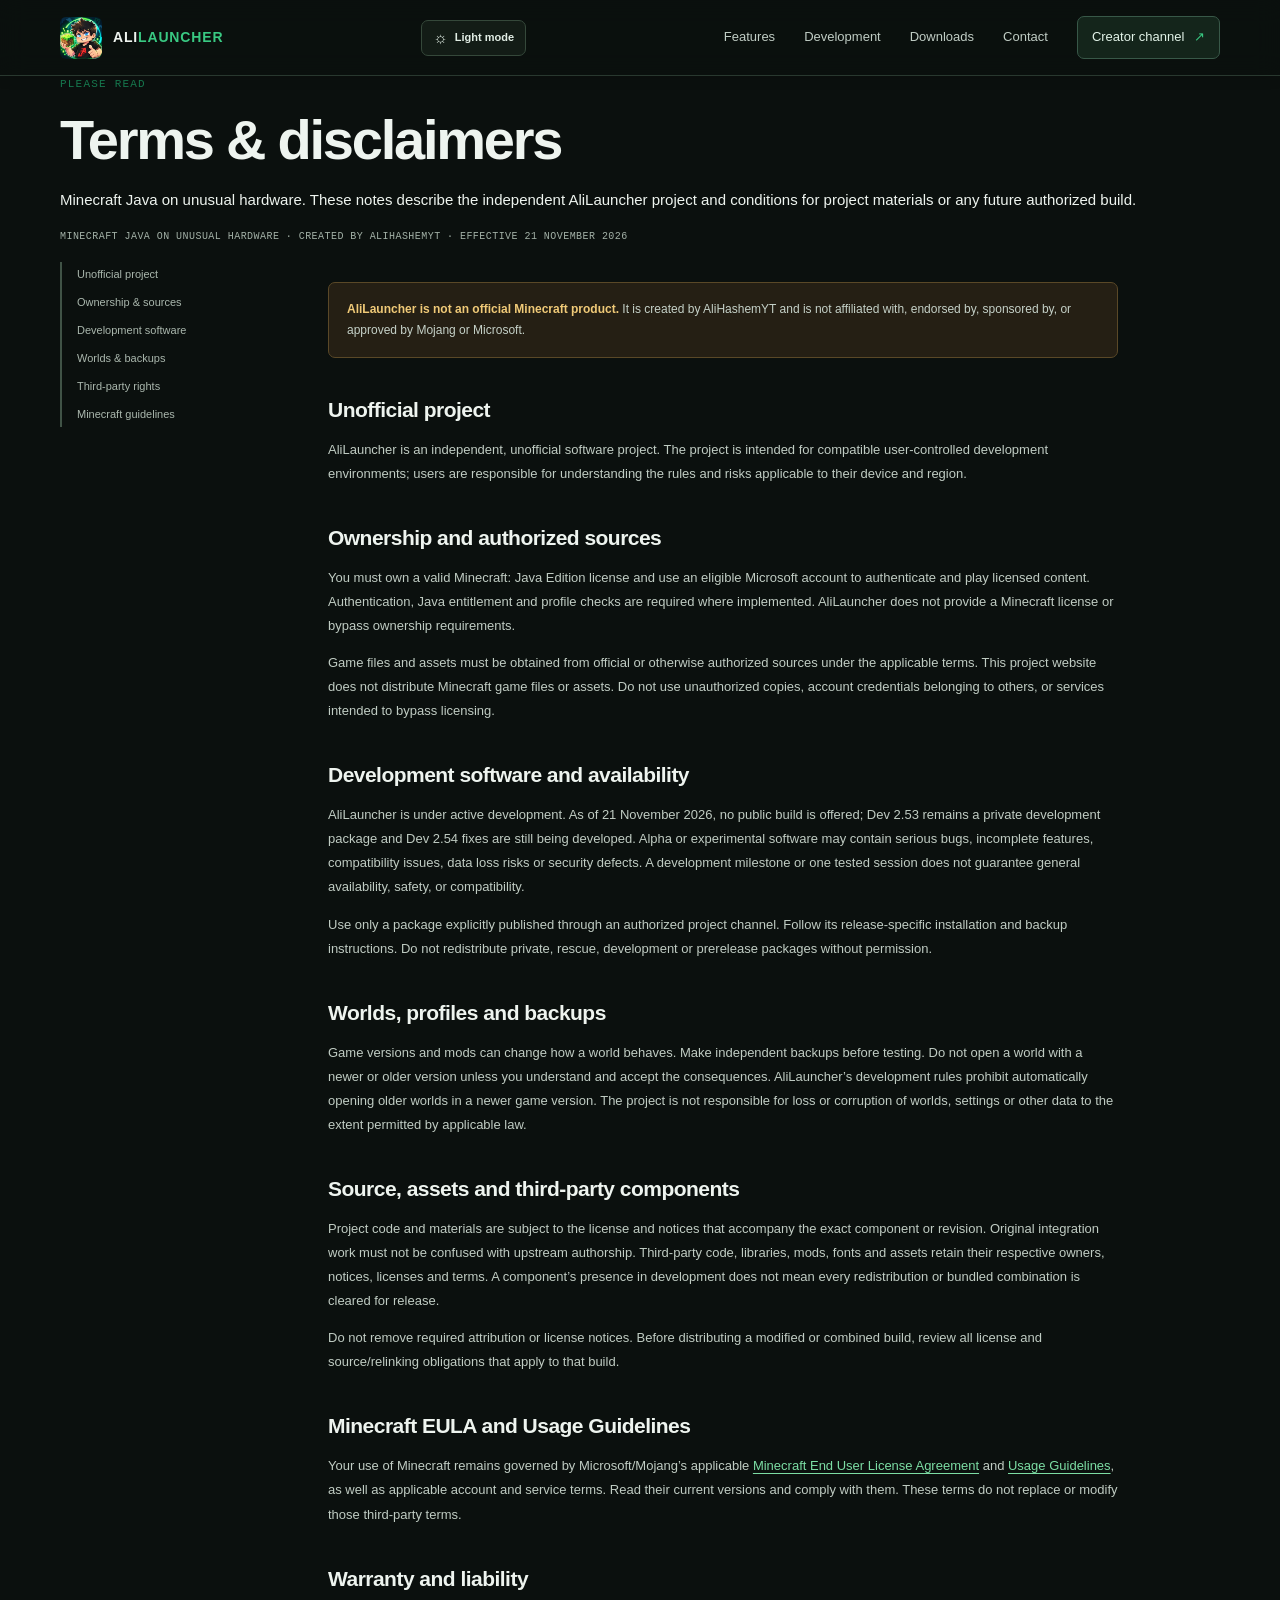
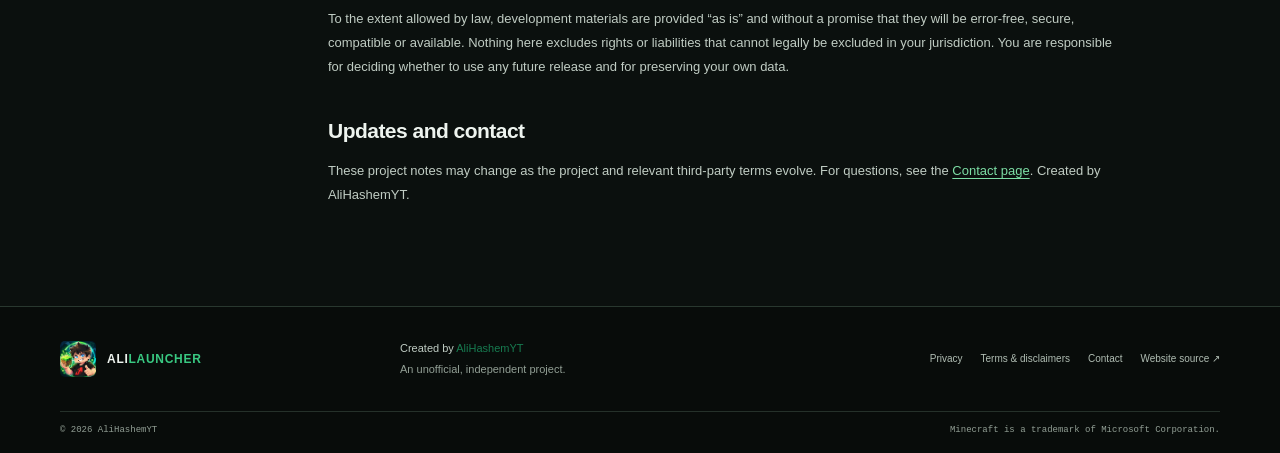
<file: terms.html>
<!doctype html><html lang="en"><head><meta charset="utf-8"><meta name="viewport" content="width=device-width, initial-scale=1"><meta name="theme-color" content="#0b100e"><meta name="description" content="AliLauncher terms as of 21 November 2026: unofficial project, Minecraft ownership requirements, third-party notices and no public launcher build."><meta property="og:title" content="Terms & disclaimers — AliLauncher"><meta property="og:description" content="Project terms, unofficial status, licensing, game ownership, experimental software notices and development availability."><meta property="og:image" content="https://alihashemyt.github.io/AliLauncher-Website/assets/alilauncher-icon.png"><meta property="og:image:alt" content="AliLauncher official icon — Created by AliHashemYT"><meta name="twitter:card" content="summary_large_image"><meta name="twitter:image" content="https://alihashemyt.github.io/AliLauncher-Website/assets/alilauncher-icon.png"><meta name="twitter:title" content="Terms &amp; disclaimers — AliLauncher"><meta name="twitter:description" content="AliLauncher terms as of 21 November 2026: unofficial project, Minecraft ownership requirements, third-party notices and no public launcher build."><title>Terms &amp; disclaimers — AliLauncher</title><link rel="icon" href="assets/alilauncher-icon.png" type="image/png"><link rel="stylesheet" href="assets/site.css"><script src="assets/site.js" defer></script></head><body><a class="skip-link" href="#main">Skip to content</a><header class="site-header"><a class="brand" href="index.html"><img src="assets/alilauncher-icon.png" alt="" width="42" height="42"><span>ALI<span class="accent">LAUNCHER</span></span></a><button class="nav-toggle" aria-expanded="false" aria-controls="site-nav" aria-label="Open navigation"><span></span><span></span></button><button class="theme-toggle" type="button" aria-label="Switch to light mode" title="Switch to light mode"><span aria-hidden="true">☼</span><span class="theme-toggle-label">Light mode</span></button><nav id="site-nav" class="site-nav" aria-label="Main navigation"><a href="features.html">Features</a><a href="updates.html">Development</a><a href="downloads.html">Downloads</a><a href="contact.html">Contact</a><a class="nav-cta" href="https://www.youtube.com/@AliHashemYT" target="_blank" rel="noopener noreferrer">Creator channel <span>↗</span></a></nav></header><main id="main"><div class="wrap page-hero"><p class="eyebrow">PLEASE READ</p><h1>Terms &amp; disclaimers</h1><p>Minecraft Java on unusual hardware. These notes describe the independent AliLauncher project and conditions for project materials or any future authorized build.</p><p class="page-meta">MINECRAFT JAVA ON UNUSUAL HARDWARE · CREATED BY ALIHASHEMYT · EFFECTIVE 21 NOVEMBER 2026</p></div><section class="wrap page-content"><div class="content-layout"><nav class="toc" aria-label="On this page"><a href="#unofficial">Unofficial project</a><a href="#ownership">Ownership &amp; sources</a><a href="#alpha">Development software</a><a href="#worlds">Worlds &amp; backups</a><a href="#rights">Third-party rights</a><a href="#minecraft">Minecraft guidelines</a></nav><article class="prose"><div class="callout warning"><strong>AliLauncher is not an official Minecraft product.</strong> It is created by AliHashemYT and is not affiliated with, endorsed by, sponsored by, or approved by Mojang or Microsoft.</div><h2 id="unofficial">Unofficial project</h2><p>AliLauncher is an independent, unofficial software project. The project is intended for compatible user-controlled development environments; users are responsible for understanding the rules and risks applicable to their device and region.</p><h2 id="ownership">Ownership and authorized sources</h2><p>You must own a valid Minecraft: Java Edition license and use an eligible Microsoft account to authenticate and play licensed content. Authentication, Java entitlement and profile checks are required where implemented. AliLauncher does not provide a Minecraft license or bypass ownership requirements.</p><p>Game files and assets must be obtained from official or otherwise authorized sources under the applicable terms. This project website does not distribute Minecraft game files or assets. Do not use unauthorized copies, account credentials belonging to others, or services intended to bypass licensing.</p><h2 id="alpha">Development software and availability</h2><p>AliLauncher is under active development. As of 21 November 2026, no public build is offered; Dev 2.53 remains a private development package and Dev 2.54 fixes are still being developed. Alpha or experimental software may contain serious bugs, incomplete features, compatibility issues, data loss risks or security defects. A development milestone or one tested session does not guarantee general availability, safety, or compatibility.</p><p>Use only a package explicitly published through an authorized project channel. Follow its release-specific installation and backup instructions. Do not redistribute private, rescue, development or prerelease packages without permission.</p><h2 id="worlds">Worlds, profiles and backups</h2><p>Game versions and mods can change how a world behaves. Make independent backups before testing. Do not open a world with a newer or older version unless you understand and accept the consequences. AliLauncher’s development rules prohibit automatically opening older worlds in a newer game version. The project is not responsible for loss or corruption of worlds, settings or other data to the extent permitted by applicable law.</p><h2 id="rights">Source, assets and third-party components</h2><p>Project code and materials are subject to the license and notices that accompany the exact component or revision. Original integration work must not be confused with upstream authorship. Third-party code, libraries, mods, fonts and assets retain their respective owners, notices, licenses and terms. A component’s presence in development does not mean every redistribution or bundled combination is cleared for release.</p><p>Do not remove required attribution or license notices. Before distributing a modified or combined build, review all license and source/relinking obligations that apply to that build.</p><h2 id="minecraft">Minecraft EULA and Usage Guidelines</h2><p>Your use of Minecraft remains governed by Microsoft/Mojang’s applicable <a href="https://www.minecraft.net/eula" target="_blank" rel="noopener noreferrer">Minecraft End User License Agreement</a> and <a href="https://www.minecraft.net/usage-guidelines" target="_blank" rel="noopener noreferrer">Usage Guidelines</a>, as well as applicable account and service terms. Read their current versions and comply with them. These terms do not replace or modify those third-party terms.</p><h2>Warranty and liability</h2><p>To the extent allowed by law, development materials are provided “as is” and without a promise that they will be error-free, secure, compatible or available. Nothing here excludes rights or liabilities that cannot legally be excluded in your jurisdiction. You are responsible for deciding whether to use any future release and for preserving your own data.</p><h2>Updates and contact</h2><p>These project notes may change as the project and relevant third-party terms evolve. For questions, see the <a href="contact.html">Contact page</a>. Created by AliHashemYT.</p></article></div></section></main><footer class="site-footer"><div class="wrap footer-main"><a class="brand footer-brand" href="index.html"><img src="assets/alilauncher-icon.png" alt="" width="36" height="36"><span>ALI<span class="accent">LAUNCHER</span></span></a><p>Created by <a href="https://www.youtube.com/@AliHashemYT" target="_blank" rel="noopener noreferrer">AliHashemYT</a><br><span class="footer-muted">An unofficial, independent project.</span></p><nav aria-label="Footer navigation"><a href="privacy.html">Privacy</a><a href="terms.html" aria-current="page">Terms &amp; disclaimers</a><a href="contact.html">Contact</a><a href="https://github.com/AliHashemYT/AliLauncher-Website" target="_blank" rel="noopener noreferrer">Website source ↗</a></nav></div><div class="wrap footer-bottom"><span>© <span data-year>2026</span> AliHashemYT</span><span>Minecraft is a trademark of Microsoft Corporation.</span></div></footer></body></html>
</file>
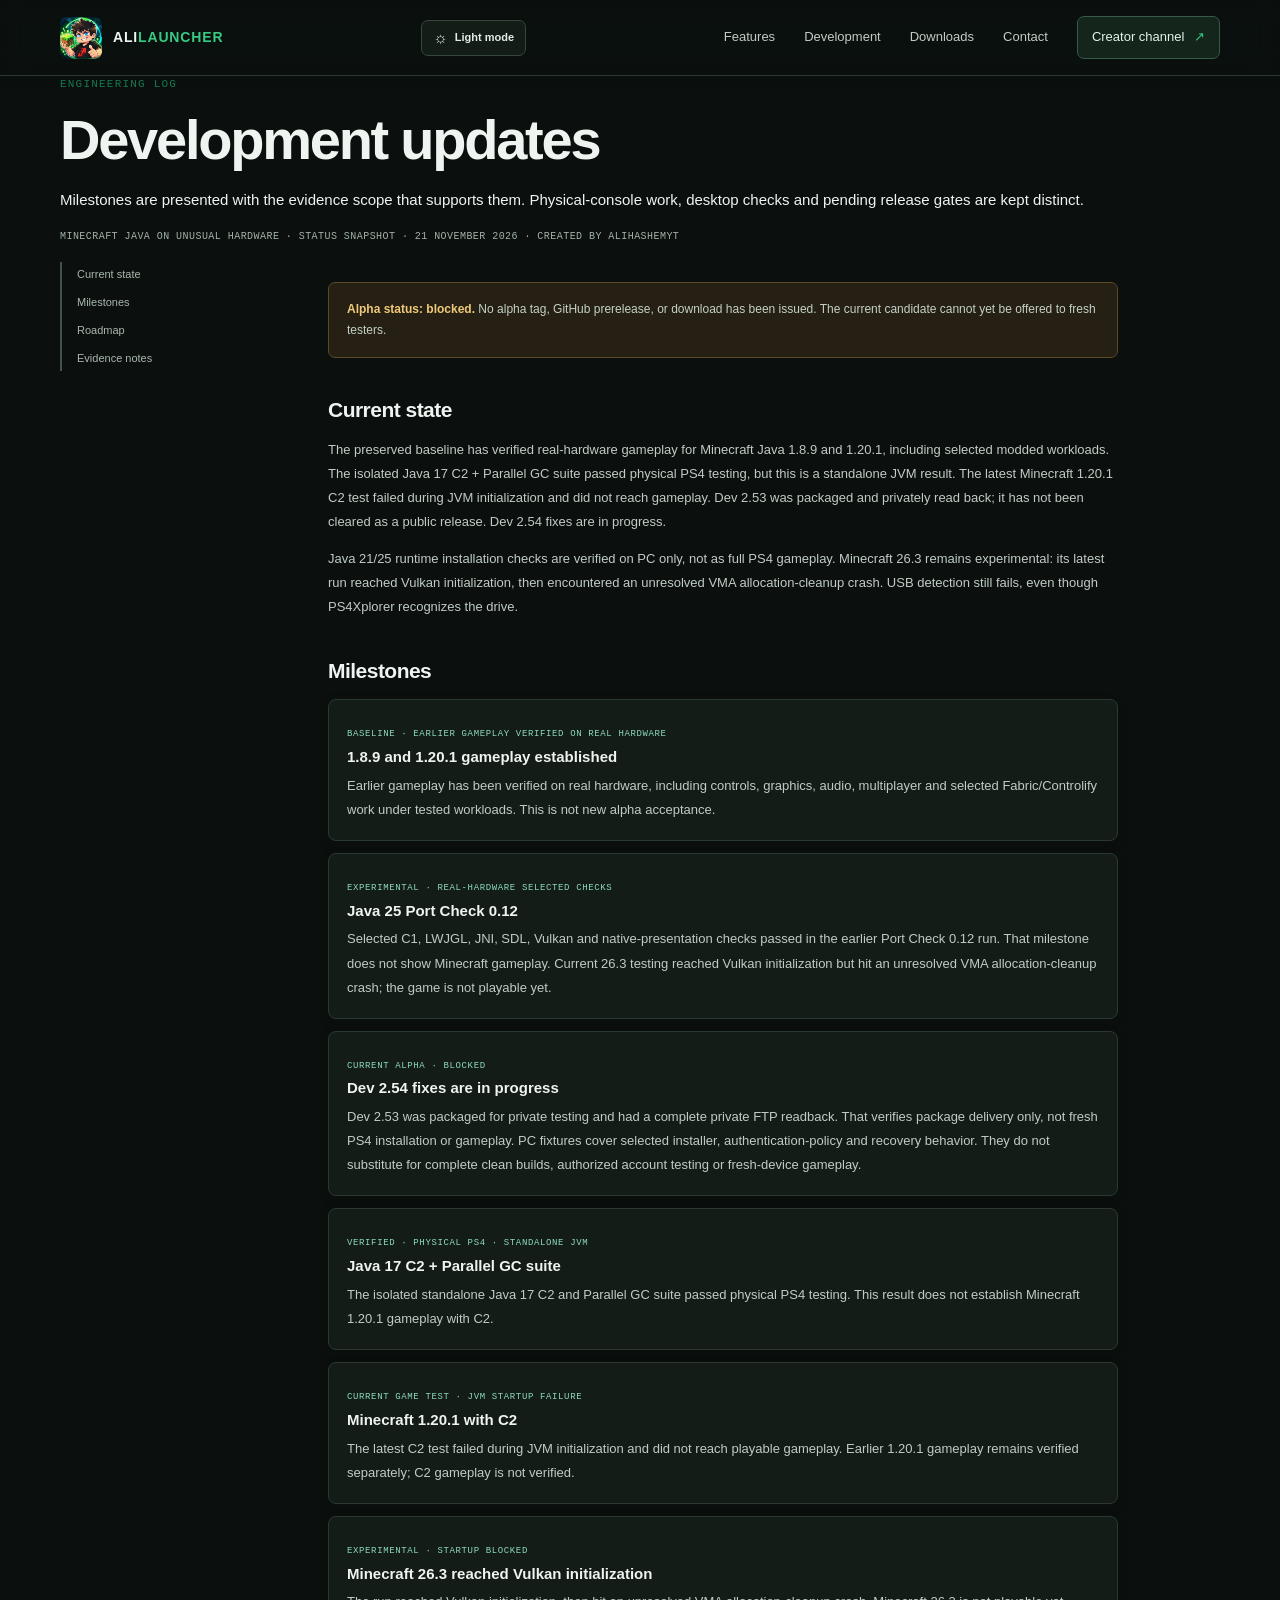
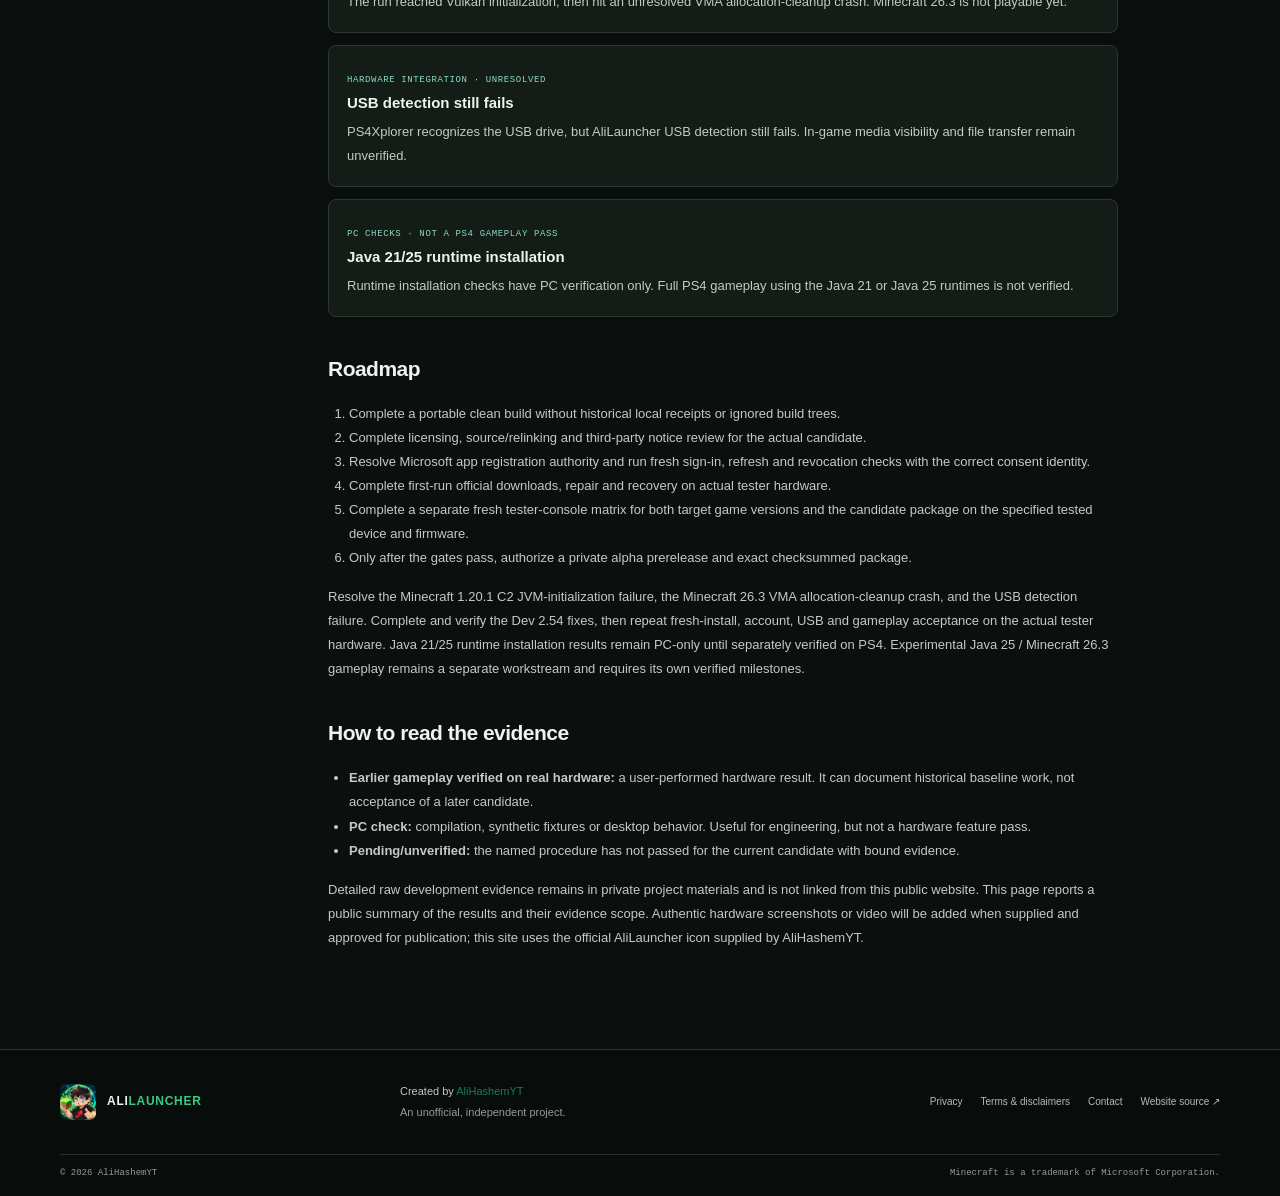
<file: updates.html>
<!doctype html><html lang="en"><head><meta charset="utf-8"><meta name="viewport" content="width=device-width, initial-scale=1"><meta name="theme-color" content="#0b100e"><meta name="description" content="Minecraft Java on unusual hardware. Development status on 21 November 2026: Java 17 standalone C2 pass, 1.20.1 C2 JVM failure, USB detection failure, 26.3 VMA crash and Dev 2.54 work."><meta property="og:title" content="Development updates — AliLauncher"><meta property="og:description" content="The latest development summary distinguishes physical PS4 results, PC-only checks and unresolved game and USB failures."><meta property="og:image" content="https://alihashemyt.github.io/AliLauncher-Website/assets/alilauncher-icon.png"><meta property="og:image:alt" content="AliLauncher official icon — Created by AliHashemYT"><meta name="twitter:card" content="summary_large_image"><meta name="twitter:image" content="https://alihashemyt.github.io/AliLauncher-Website/assets/alilauncher-icon.png"><meta name="twitter:title" content="Development updates — AliLauncher"><meta name="twitter:description" content="Minecraft Java on unusual hardware. Development status on 21 November 2026: Java 17 standalone C2 pass, 1.20.1 C2 JVM failure, USB detection failure, 26.3 VMA crash and Dev 2.54 work."><title>Development updates — AliLauncher</title><link rel="icon" href="assets/alilauncher-icon.png" type="image/png"><link rel="stylesheet" href="assets/site.css"><script src="assets/site.js" defer></script></head><body><a class="skip-link" href="#main">Skip to content</a><header class="site-header"><a class="brand" href="index.html"><img src="assets/alilauncher-icon.png" alt="" width="42" height="42"><span>ALI<span class="accent">LAUNCHER</span></span></a><button class="nav-toggle" aria-expanded="false" aria-controls="site-nav" aria-label="Open navigation"><span></span><span></span></button><button class="theme-toggle" type="button" aria-label="Switch to light mode" title="Switch to light mode"><span aria-hidden="true">☼</span><span class="theme-toggle-label">Light mode</span></button><nav id="site-nav" class="site-nav" aria-label="Main navigation"><a href="features.html">Features</a><a href="updates.html" aria-current="page">Development</a><a href="downloads.html">Downloads</a><a href="contact.html">Contact</a><a class="nav-cta" href="https://www.youtube.com/@AliHashemYT" target="_blank" rel="noopener noreferrer">Creator channel <span>↗</span></a></nav></header><main id="main"><div class="wrap page-hero"><p class="eyebrow">ENGINEERING LOG</p><h1>Development updates</h1><p>Milestones are presented with the evidence scope that supports them. Physical-console work, desktop checks and pending release gates are kept distinct.</p><p class="page-meta">MINECRAFT JAVA ON UNUSUAL HARDWARE · STATUS SNAPSHOT · 21 NOVEMBER 2026 · CREATED BY ALIHASHEMYT</p></div><section class="wrap page-content"><div class="content-layout"><nav class="toc" aria-label="On this page"><a href="#now">Current state</a><a href="#milestones">Milestones</a><a href="#roadmap">Roadmap</a><a href="#evidence">Evidence notes</a></nav><div class="prose"><div class="callout warning"><strong>Alpha status: blocked.</strong> No alpha tag, GitHub prerelease, or download has been issued. The current candidate cannot yet be offered to fresh testers.</div><h2 id="now">Current state</h2><p>The preserved baseline has verified real-hardware gameplay for Minecraft Java 1.8.9 and 1.20.1, including selected modded workloads. The isolated Java 17 C2 + Parallel GC suite passed physical PS4 testing, but this is a standalone JVM result. The latest Minecraft 1.20.1 C2 test failed during JVM initialization and did not reach gameplay. Dev 2.53 was packaged and privately read back; it has not been cleared as a public release. Dev 2.54 fixes are in progress.</p><p>Java 21/25 runtime installation checks are verified on PC only, not as full PS4 gameplay. Minecraft 26.3 remains experimental: its latest run reached Vulkan initialization, then encountered an unresolved VMA allocation-cleanup crash. USB detection still fails, even though PS4Xplorer recognizes the drive.</p><h2 id="milestones">Milestones</h2><div class="status-list"><article class="status-item"><span class="status-label">BASELINE · EARLIER GAMEPLAY VERIFIED ON REAL HARDWARE</span><h3>1.8.9 and 1.20.1 gameplay established</h3><p>Earlier gameplay has been verified on real hardware, including controls, graphics, audio, multiplayer and selected Fabric/Controlify work under tested workloads. This is not new alpha acceptance.</p></article><article class="status-item"><span class="status-label">EXPERIMENTAL · REAL-HARDWARE SELECTED CHECKS</span><h3>Java 25 Port Check 0.12</h3><p>Selected C1, LWJGL, JNI, SDL, Vulkan and native-presentation checks passed in the earlier Port Check 0.12 run. That milestone does not show Minecraft gameplay. Current 26.3 testing reached Vulkan initialization but hit an unresolved VMA allocation-cleanup crash; the game is not playable yet.</p></article><article class="status-item"><span class="status-label">CURRENT ALPHA · BLOCKED</span><h3>Dev 2.54 fixes are in progress</h3><p>Dev 2.53 was packaged for private testing and had a complete private FTP readback. That verifies package delivery only, not fresh PS4 installation or gameplay. PC fixtures cover selected installer, authentication-policy and recovery behavior. They do not substitute for complete clean builds, authorized account testing or fresh-device gameplay.</p></article><article class="status-item"><span class="status-label">VERIFIED · PHYSICAL PS4 · STANDALONE JVM</span><h3>Java 17 C2 + Parallel GC suite</h3><p>The isolated standalone Java 17 C2 and Parallel GC suite passed physical PS4 testing. This result does not establish Minecraft 1.20.1 gameplay with C2.</p></article><article class="status-item"><span class="status-label">CURRENT GAME TEST · JVM STARTUP FAILURE</span><h3>Minecraft 1.20.1 with C2</h3><p>The latest C2 test failed during JVM initialization and did not reach playable gameplay. Earlier 1.20.1 gameplay remains verified separately; C2 gameplay is not verified.</p></article><article class="status-item"><span class="status-label">EXPERIMENTAL · STARTUP BLOCKED</span><h3>Minecraft 26.3 reached Vulkan initialization</h3><p>The run reached Vulkan initialization, then hit an unresolved VMA allocation-cleanup crash. Minecraft 26.3 is not playable yet.</p></article><article class="status-item"><span class="status-label">HARDWARE INTEGRATION · UNRESOLVED</span><h3>USB detection still fails</h3><p>PS4Xplorer recognizes the USB drive, but AliLauncher USB detection still fails. In-game media visibility and file transfer remain unverified.</p></article><article class="status-item"><span class="status-label">PC CHECKS · NOT A PS4 GAMEPLAY PASS</span><h3>Java 21/25 runtime installation</h3><p>Runtime installation checks have PC verification only. Full PS4 gameplay using the Java 21 or Java 25 runtimes is not verified.</p></article></div><h2 id="roadmap">Roadmap</h2><ol><li>Complete a portable clean build without historical local receipts or ignored build trees.</li><li>Complete licensing, source/relinking and third-party notice review for the actual candidate.</li><li>Resolve Microsoft app registration authority and run fresh sign-in, refresh and revocation checks with the correct consent identity.</li><li>Complete first-run official downloads, repair and recovery on actual tester hardware.</li><li>Complete a separate fresh tester-console matrix for both target game versions and the candidate package on the specified tested device and firmware.</li><li>Only after the gates pass, authorize a private alpha prerelease and exact checksummed package.</li></ol><p>Resolve the Minecraft 1.20.1 C2 JVM-initialization failure, the Minecraft 26.3 VMA allocation-cleanup crash, and the USB detection failure. Complete and verify the Dev 2.54 fixes, then repeat fresh-install, account, USB and gameplay acceptance on the actual tester hardware. Java 21/25 runtime installation results remain PC-only until separately verified on PS4. Experimental Java 25 / Minecraft 26.3 gameplay remains a separate workstream and requires its own verified milestones.</p><h2 id="evidence">How to read the evidence</h2><ul><li><strong>Earlier gameplay verified on real hardware:</strong> a user-performed hardware result. It can document historical baseline work, not acceptance of a later candidate.</li><li><strong>PC check:</strong> compilation, synthetic fixtures or desktop behavior. Useful for engineering, but not a hardware feature pass.</li><li><strong>Pending/unverified:</strong> the named procedure has not passed for the current candidate with bound evidence.</li></ul><p>Detailed raw development evidence remains in private project materials and is not linked from this public website. This page reports a public summary of the results and their evidence scope. Authentic hardware screenshots or video will be added when supplied and approved for publication; this site uses the official AliLauncher icon supplied by AliHashemYT.</p></div></div></section></main><footer class="site-footer"><div class="wrap footer-main"><a class="brand footer-brand" href="index.html"><img src="assets/alilauncher-icon.png" alt="" width="36" height="36"><span>ALI<span class="accent">LAUNCHER</span></span></a><p>Created by <a href="https://www.youtube.com/@AliHashemYT" target="_blank" rel="noopener noreferrer">AliHashemYT</a><br><span class="footer-muted">An unofficial, independent project.</span></p><nav aria-label="Footer navigation"><a href="privacy.html">Privacy</a><a href="terms.html">Terms &amp; disclaimers</a><a href="contact.html">Contact</a><a href="https://github.com/AliHashemYT/AliLauncher-Website" target="_blank" rel="noopener noreferrer">Website source ↗</a></nav></div><div class="wrap footer-bottom"><span>© <span data-year>2026</span> AliHashemYT</span><span>Minecraft is a trademark of Microsoft Corporation.</span></div></footer></body></html>
</file>
<file: assets/site.css>
:root{color-scheme:light;--bg:#f7f9f8;--bg2:#eef3f0;--panel:#fff;--line:#dce6e1;--text:#17221d;--muted:#56675f;--green:#15945e;--cyan:#178c82;--amber:#895b11;--mono:ui-monospace,"SFMono-Regular",Consolas,monospace;--sans:Inter,"Segoe UI",Roboto,Arial,sans-serif;--max:1160px}
*{box-sizing:border-box}html{scroll-behavior:smooth;scroll-padding-top:100px}body{margin:0;background:var(--bg);color:var(--text);font:15px/1.72 var(--sans);-webkit-font-smoothing:antialiased}a{color:inherit;text-decoration:none}a:hover{color:var(--green)}button{font:inherit}.wrap{width:min(var(--max),calc(100% - 48px));margin-inline:auto}.skip-link{position:absolute;left:16px;top:-60px;background:var(--green);color:white;padding:10px 14px;z-index:20}.skip-link:focus{top:12px}.site-header{height:76px;border-bottom:1px solid var(--line);display:flex;align-items:center;justify-content:space-between;padding:0 max(24px,calc((100vw - var(--max))/2));position:sticky;top:0;background:rgba(255,255,255,.94);backdrop-filter:blur(12px);z-index:10;box-shadow:0 2px 12px rgba(20,48,34,.035)}.brand{display:inline-flex;align-items:center;gap:11px;font-weight:800;letter-spacing:.06em;font-size:14px;color:#19261f}.brand img{object-fit:cover;border-radius:6px}.accent{color:var(--green)}.site-nav{display:flex;align-items:center;gap:29px;font-size:13px;color:#46564e}.site-nav a:not(.nav-cta){transition:color .18s}.nav-cta{padding:9px 14px;border:1px solid #b9d8c8;border-radius:7px;color:#17683f;background:#f4faf6}.nav-cta span{color:var(--green);margin-left:6px}.nav-toggle{display:none}.hero{min-height:590px;display:grid;grid-template-columns:1fr .91fr;align-items:center;gap:42px;padding-top:46px;padding-bottom:48px}.eyebrow{font:11px/1.5 var(--mono);letter-spacing:.11em;color:#177b50;margin:0 0 18px}.pulse{display:inline-block;width:7px;height:7px;border-radius:50%;background:#1ca66b;margin:0 8px 1px 0}h1,h2,h3,p{margin-top:0}h1{font-size:clamp(44px,6vw,72px);line-height:1.06;letter-spacing:-.055em;margin-bottom:22px;font-weight:780}.gradient-text{color:#168653}.hero-lede{font-size:20px;font-weight:700;letter-spacing:-.02em;margin:0 0 5px}.hero-sub{color:var(--muted);max-width:470px;font-size:15px;margin:0 0 19px}.byline{font-size:13px;color:var(--muted)}.byline a{color:#1d2b23;font-weight:700}.byline a span{color:var(--green)}.hero-actions{display:flex;gap:12px;margin-top:28px;flex-wrap:wrap}.button{min-height:45px;padding:0 18px;border-radius:7px;display:inline-flex;align-items:center;justify-content:center;gap:12px;font-size:13px;font-weight:700;transition:transform .18s,background .18s,border-color .18s}.button:hover{transform:translateY(-1px)}.button-primary{background:#188951;color:#fff;box-shadow:0 3px 9px rgba(18,117,70,.14)}.button-primary:hover{color:#fff;background:#117443}.button-quiet{border:1px solid #cbd9d1;color:#2a3931;background:#fff}.hero-note{margin-top:24px;display:flex;gap:10px;align-items:center;color:#58685f;font-size:11px}.note-icon{border:1px solid #b6d4c4;width:17px;height:17px;border-radius:50%;font:10px var(--mono);display:inline-flex;align-items:center;justify-content:center;color:#19774c;flex:0 0 auto}.hero-art{grid-column:2;width:100%;min-width:0;min-height:0;height:400px;position:relative;overflow:hidden;display:flex;align-items:center;justify-content:center;border:1px solid #e0e8e3;border-radius:14px;background:#edf4ef;box-shadow:0 12px 34px rgba(25,56,38,.08)}.hero-mark{grid-column:auto;display:block;width:min(100%,400px);height:auto;max-width:100%;object-fit:contain;border-radius:0;filter:none}.status-band{border-block:1px solid #dce6e0;background:#edf3ef}.status-inner{min-height:75px;display:grid;grid-template-columns:200px 1fr auto;align-items:center;gap:25px}.status-inner>div{display:flex;align-items:center;gap:10px;font:10px var(--mono);letter-spacing:.08em;color:#2f4438}.status-dot{width:7px;height:7px;background:#d4942f;border-radius:50%}.status-inner p{margin:0;color:#53645a;font-size:12px}.status-inner>a{font-size:11px;color:#177b50}.section{padding-top:88px;padding-bottom:88px}.section-heading{max-width:650px;margin-bottom:34px}.section-heading h2,.split-copy h2,.subscribe-box h2,.page-hero h1{font-size:clamp(30px,4vw,43px);line-height:1.18;letter-spacing:-.04em;margin-bottom:13px}.section-heading>p:last-child,.split-copy>p:not(.eyebrow){color:var(--muted);font-size:14px}.feature-grid{display:grid;grid-template-columns:repeat(3,1fr);gap:16px}.feature-card{border:1px solid #e0e8e3;border-radius:9px;padding:24px;background:#fff;min-height:220px;box-shadow:0 3px 12px rgba(28,55,39,.025);transition:transform .18s,border-color .18s,box-shadow .18s}.feature-card:hover{transform:translateY(-2px);border-color:#b7d6c6;box-shadow:0 8px 22px rgba(28,55,39,.07)}.feature-icon{font:10px var(--mono);color:#247d50;border:1px solid #d2e4d9;border-radius:5px;padding:6px 8px;background:#f5faf6}.feature-card h3{margin:22px 0 8px;font-size:16px;letter-spacing:-.02em}.feature-card p{color:#5a6a61;font-size:12px;line-height:1.75;margin-bottom:16px}.feature-card>a{font-size:11px;color:#285d40}.feature-card>a span{color:var(--green);margin-left:5px}.section-alt{background:#f0f4f1;border-block:1px solid #e1e8e3}.split-section{display:grid;grid-template-columns:.9fr 1fr;gap:72px;align-items:center}.split-copy h2{max-width:400px}.split-copy>p:not(.eyebrow){max-width:490px;line-height:1.85}.text-link{display:inline-block;color:#177b50;font-size:12px;font-weight:700;margin-top:9px}.text-link span{margin-left:8px}.milestone-card{background:#fff;border:1px solid #dce6df;border-radius:9px;padding:20px 21px;box-shadow:0 5px 18px rgba(30,58,41,.045)}.milestone-top{display:flex;justify-content:space-between;align-items:center;color:#63756a;font:9px var(--mono);letter-spacing:.08em;margin-bottom:10px}.tag{font:8px var(--mono);letter-spacing:.05em;padding:5px 7px;border-radius:4px}.tag-amber{color:#81550d;background:#fbf2df}.tag-green{color:#176840;background:#e8f5ed}.tag-cyan{color:#176e6b;background:#e8f5f4}.tag-muted{color:#617166;background:#eef2ef}.milestone-row{display:grid;grid-template-columns:20px 1fr auto;gap:10px;align-items:center;padding:14px 0;border-bottom:1px solid #edf1ee}.milestone-row>div{display:flex;flex-direction:column}.milestone-row strong{font-size:12px}.milestone-row small{font-size:10px;color:#67786d;margin-top:3px}.milestone-check{color:#1b8a54;font-size:13px}.milestone-pending{color:#a2701e}.milestone-foot{padding-top:13px;color:#66766c;font:9px var(--mono)}.subscribe-section{padding-top:72px;padding-bottom:72px}.subscribe-box{border:1px solid #dce6df;border-radius:10px;background:#fff;padding:31px 36px;display:flex;justify-content:space-between;align-items:center;gap:25px;box-shadow:0 5px 20px rgba(30,58,41,.04)}.subscribe-box .eyebrow{margin-bottom:8px}.subscribe-box h2{font-size:28px;margin-bottom:6px}.subscribe-box p:last-child{margin:0;color:var(--muted);font-size:12px}.site-footer{border-top:1px solid #dce6e0;background:#f0f4f1}.footer-main{padding:31px 0;display:grid;grid-template-columns:1fr 1fr 1.5fr;gap:20px;align-items:center}.footer-brand{font-size:12px}.footer-brand img{border-radius:5px;object-fit:cover}.footer-main>p{margin:0;color:#46574d;font-size:11px;line-height:1.9}.footer-main>p>a{color:#177b50}.footer-muted,.footer-bottom{color:#6a796f}.footer-main nav{display:flex;justify-content:flex-end;gap:18px;flex-wrap:wrap;font-size:10px;color:#506056}.footer-bottom{padding:13px 0 18px;border-top:1px solid #dde6e0;display:flex;justify-content:space-between;font:9px var(--mono)}
+/* Inner-page layouts retain all long-form sections, with a calmer reading measure. */
+.page-hero{padding:76px 0 48px;max-width:800px}.page-hero h1{font-size:clamp(38px,5.3vw,56px);margin-bottom:14px}.page-hero>p:last-child{color:var(--muted);max-width:690px}.page-content{padding:10px 0 86px}.content-layout{display:grid;grid-template-columns:220px minmax(0,790px);gap:48px;align-items:start}.toc{position:sticky;top:100px;height:max-content;border-left:2px solid #dce8e0;padding:3px 0 3px 15px;display:grid;gap:9px;font-size:11px;color:#52645a}.toc a:hover{color:#177b50}.prose{max-width:790px}.prose h2{font-size:21px;letter-spacing:-.025em;margin:34px 0 10px}.prose h2:first-child{margin-top:0}.prose h3{font-size:15px;margin:22px 0 7px}.prose p,.prose li{font-size:13px;color:#48594f;line-height:1.85}.prose ul,.prose ol{padding-left:21px}.prose a{color:#176d43;text-decoration:underline;text-underline-offset:3px}.callout{border:1px solid #d8e5dc;background:#f0f6f1;border-radius:7px;padding:16px 18px;margin:20px 0;color:#3e5146;font-size:12px}.callout strong{color:#176f43}.callout.warning{border-color:#ead8b6;background:#fcf7ec}.callout.warning strong{color:#805713}.status-list{display:grid;gap:12px}.status-item{padding:18px;border:1px solid #e0e8e3;background:#fff;border-radius:8px;box-shadow:0 3px 12px rgba(25,50,34,.025)}.status-item h3{margin:0 0 4px}.status-item p{margin:0}.status-label{font:9px var(--mono);letter-spacing:.07em;color:#27724c}.page-hero .eyebrow{margin-bottom:14px}.page-hero .page-meta{font:10px var(--mono);letter-spacing:.045em;color:#63756a;margin-top:19px}.contact-cards{display:grid;grid-template-columns:repeat(2,1fr);gap:16px}.contact-card{border:1px solid #e0e8e3;background:#fff;border-radius:8px;padding:22px;box-shadow:0 3px 12px rgba(25,50,34,.025)}.contact-card h3{margin:0 0 5px}.contact-card p{margin:0 0 14px}.contact-card a{font-size:12px}.noscript{margin:20px auto;max-width:var(--max);padding:12px;color:#805713}
+.reveal{opacity:0;transform:translateY(10px);transition:opacity .45s ease,transform .45s ease}.reveal.is-visible{opacity:1;transform:none}
+@media (min-width: 621px) and (max-width: 850px){.hero{grid-template-columns:1fr .8fr;gap:22px}.hero-art{height:335px}.hero-mark{width:min(100%,330px)}.status-inner{grid-template-columns:165px 1fr;gap:15px;padding:16px 0}.status-inner>a{grid-column:2}.split-section{gap:35px}.content-layout{grid-template-columns:180px 1fr;gap:32px}.footer-main{grid-template-columns:1fr 1fr}.footer-main nav{grid-column:1/-1;justify-content:flex-start}}
@media(prefers-reduced-motion:reduce){*,*::before,*::after{scroll-behavior:auto!important;animation-duration:.01ms!important;animation-iteration-count:1!important;transition-duration:.01ms!important}.reveal{opacity:1;transform:none}}@media (max-width: 620px) {
  .wrap { width: min(var(--max), calc(100% - 36px)); }
  .site-header { height: 66px; padding: 0 18px; }
  .brand { font-size: 12px; }
  .brand img { width: 36px; height: 36px; }
  .nav-toggle { display: grid; gap: 5px; border: 1px solid #cbd9d1; background: #fff; border-radius: 6px; padding: 9px; }
  .nav-toggle span { width: 17px; height: 1px; background: #26372e; }
  .site-nav { display: none; position: absolute; top: 65px; left: 0; right: 0; background: #fff; border-bottom: 1px solid #dce6e0; padding: 14px 18px 19px; align-items: stretch; gap: 0; flex-direction: column; box-shadow: 0 10px 18px rgba(20,48,34,.08); }
  .site-nav.is-open { display: flex; }
  .site-nav>a { padding: 11px 2px; }
  .site-nav .nav-cta { text-align: center; margin-top: 7px; }
  .hero { display: flex; flex-direction: column; align-items: stretch; gap: 24px; padding-top: 38px; padding-bottom: 32px; }
  .hero-copy { order: 1; width: 100%; min-width: 0; }
  .hero-art { order: 0; flex: 0 0 auto; width: 100%; height: auto; min-width: 0; min-height: 0; aspect-ratio: 1.25 / 1; }
  .hero-mark { width: 100%; height: 100%; max-width: 100%; max-height: 100%; object-fit: contain; }
  .hero h1 { font-size: 46px; }
  .hero-lede { font-size: 18px; }
  .status-inner { display: flex; align-items: flex-start; flex-direction: column; gap: 8px; padding: 16px 0; }
  .status-inner p,.status-inner>a { font-size: 11px; }
  .section { padding-top: 64px; padding-bottom: 64px; }
  .feature-grid { grid-template-columns: 1fr; }
  .feature-card { min-height: 0; }
  .feature-card h3 { margin-top: 17px; }
  .split-section { grid-template-columns: 1fr; gap: 27px; }
  .milestone-card { padding: 16px; }
  .milestone-row { grid-template-columns: 18px 1fr; gap: 9px; }
  .milestone-row .tag { grid-column: 2; justify-self: start; }
  .subscribe-box { padding: 24px 21px; align-items: flex-start; flex-direction: column; }
  .subscribe-box h2 { font-size: 26px; }
  .footer-main { grid-template-columns: 1fr; gap: 15px; padding: 24px 0; }
  .footer-main nav { grid-column: auto; justify-content: flex-start; gap: 14px; }
  .footer-bottom { gap: 10px; flex-direction: column; }
  .page-hero { padding: 54px 0 34px; }
  .page-hero h1 { font-size: 39px; }
  .content-layout { display: block; }
  .toc { position: static; display: flex; flex-wrap: wrap; gap: 8px 15px; border-left: 0; border-bottom: 1px solid #dce6e0; padding: 0 0 15px; margin-bottom: 27px; }
  .toc a { white-space: nowrap; }
  .prose h2 { font-size: 19px; }
  .contact-cards { grid-template-columns: 1fr; }
}

/* Dark mode is the default AliLauncher presentation. */
:root{color-scheme:dark;--bg:#0b100e;--bg2:#111915;--panel:#141d18;--line:#29382f;--text:#eef4ef;--muted:#a3b1a7;--green:#39c982;--cyan:#49c7b6;--amber:#e7b75e}
body{background:var(--bg);color:var(--text)}
.site-header{background:rgba(11,16,14,.94);border-color:var(--line);box-shadow:0 2px 12px rgba(0,0,0,.14)}
.brand{color:var(--text)}
.site-nav{color:#c0cdc4}
.nav-cta{border-color:#385848;color:#e2f3e8;background:#14251b}
.hero-art{background:#111b15;border-color:#2a4937;box-shadow:0 12px 34px rgba(0,0,0,.22)}
.byline a{color:var(--text)}
.button-quiet{background:#141c17;border-color:#36473c;color:#e4eee7}
.hero-note{color:#9cab9f}
.note-icon{border-color:#405d49;color:#8ce2b0}
.status-band{background:#101812;border-color:#29382f}
.status-inner>div{color:#d7e7dc}.status-inner p{color:#a5b2a8}
.feature-card,.milestone-card,.status-item,.contact-card{background:#141c17;border-color:#2a3a30;box-shadow:0 3px 12px rgba(0,0,0,.12)}
.feature-card:hover{border-color:#4b9366;box-shadow:0 8px 22px rgba(0,0,0,.22)}
.feature-icon{color:#82d9ad;border-color:#35543f;background:#18251c}
.feature-card p{color:#aab7ad}.feature-card>a{color:#c1d6c8}
.section-alt{background:#101712;border-color:#25352b}
.milestone-top,.milestone-row small,.milestone-foot{color:#a2b0a5}
.tag-amber{color:#f0cb7c;background:#332a18}.tag-green{color:#8ce0ad;background:#193322}.tag-cyan{color:#82ddd2;background:#17302c}.tag-muted{color:#b0bdb3;background:#252e28}
.milestone-row{border-color:#29382f}
.subscribe-box{background:#141d17;border-color:#314d39;box-shadow:0 5px 20px rgba(0,0,0,.16)}
.site-footer{background:#080c0a;border-color:#29382f}
.footer-main>p{color:#c0cdc4}.footer-muted,.footer-bottom{color:#929f95}.footer-main nav{color:#b0bdb3}.footer-bottom{border-color:#25312a}
.toc{border-color:#405346;color:#aab7ad}
.prose p,.prose li{color:#c0ccc3}.prose a{color:#7cdda4}
.callout{background:#142019;border-color:#354d3a;color:#c5d1c8}.callout strong{color:#83dfa7}
.callout.warning{background:#251f14;border-color:#5a4827}.callout.warning strong,.noscript{color:#f0ca78}
.status-label{color:#8cdbbf}.page-hero .page-meta{color:#9aa99e}
.nav-toggle{border-color:#35483a;background:#131c16}.nav-toggle span{background:#deebe1}
@media(max-width:620px){.site-nav{background:#101712;border-color:#29382f}.toc{border-color:#35473a}}
.theme-toggle{min-height:36px;display:inline-flex;align-items:center;justify-content:center;gap:7px;padding:0 11px;border:1px solid #35483a;border-radius:7px;background:#131c16;color:#e1ede4;font-size:11px;font-weight:650;cursor:pointer;transition:background .16s,border-color .16s,color .16s}.theme-toggle:hover{border-color:#4c9864;color:#a4e7b6}.theme-toggle>span[aria-hidden]{font-size:16px;line-height:1}.theme-toggle-404{position:absolute;top:20px;right:24px}
html[data-theme="light"]{color-scheme:light;--bg:#f7f9f8;--bg2:#eef3f0;--panel:#fff;--line:#dce6e1;--text:#17221d;--muted:#56675f;--green:#15945e;--cyan:#178c82;--amber:#895b11}
html[data-theme="light"] body{background:var(--bg);color:var(--text)}
html[data-theme="light"] .site-header{background:rgba(255,255,255,.94);border-color:var(--line);box-shadow:0 2px 12px rgba(20,48,34,.035)}
html[data-theme="light"] .brand{color:#19261f}html[data-theme="light"] .site-nav{color:#46564e}
html[data-theme="light"] .nav-cta{border-color:#b9d8c8;color:#17683f;background:#f4faf6}
html[data-theme="light"] .hero-art{background:#edf4ef;border-color:#e0e8e3;box-shadow:0 12px 34px rgba(25,56,38,.08)}
html[data-theme="light"] .byline a{color:#1d2b23}html[data-theme="light"] .button-quiet{background:#fff;border-color:#cbd9d1;color:#2a3931}
html[data-theme="light"] .hero-note{color:#58685f}html[data-theme="light"] .note-icon{border-color:#b6d4c4;color:#19774c}
html[data-theme="light"] .status-band{background:#edf3ef;border-color:#dce6e0}html[data-theme="light"] .status-inner>div{color:#2f4438}html[data-theme="light"] .status-inner p{color:#53645a}
html[data-theme="light"] .feature-card,html[data-theme="light"] .milestone-card,html[data-theme="light"] .status-item,html[data-theme="light"] .contact-card{background:#fff;border-color:#e0e8e3;box-shadow:0 3px 12px rgba(28,55,39,.025)}
html[data-theme="light"] .feature-card:hover{border-color:#b7d6c6;box-shadow:0 8px 22px rgba(28,55,39,.07)}html[data-theme="light"] .feature-icon{color:#247d50;border-color:#d2e4d9;background:#f5faf6}
html[data-theme="light"] .feature-card p{color:#5a6a61}html[data-theme="light"] .feature-card>a{color:#285d40}
html[data-theme="light"] .section-alt{background:#f0f4f1;border-color:#e1e8e3}
html[data-theme="light"] .milestone-top,html[data-theme="light"] .milestone-row small,html[data-theme="light"] .milestone-foot{color:#63756a}html[data-theme="light"] .milestone-row{border-color:#edf1ee}
html[data-theme="light"] .tag-amber{color:#81550d;background:#fbf2df}html[data-theme="light"] .tag-green{color:#176840;background:#e8f5ed}html[data-theme="light"] .tag-cyan{color:#176e6b;background:#e8f5f4}html[data-theme="light"] .tag-muted{color:#617166;background:#eef2ef}
html[data-theme="light"] .subscribe-box{background:#fff;border-color:#dce6df;box-shadow:0 5px 20px rgba(30,58,41,.04)}html[data-theme="light"] .site-footer{background:#f0f4f1;border-color:#dce6e0}
html[data-theme="light"] .footer-main>p{color:#46574d}html[data-theme="light"] .footer-muted,html[data-theme="light"] .footer-bottom{color:#6a796f}html[data-theme="light"] .footer-main nav{color:#506056}html[data-theme="light"] .footer-bottom{border-color:#dde6e0}
html[data-theme="light"] .toc{border-color:#dce8e0;color:#52645a}html[data-theme="light"] .prose p,html[data-theme="light"] .prose li{color:#48594f}html[data-theme="light"] .prose a{color:#176d43}
html[data-theme="light"] .callout{background:#f0f6f1;border-color:#d8e5dc;color:#3e5146}html[data-theme="light"] .callout strong{color:#176f43}html[data-theme="light"] .callout.warning{background:#fcf7ec;border-color:#ead8b6}html[data-theme="light"] .callout.warning strong,html[data-theme="light"] .noscript{color:#805713}
html[data-theme="light"] .status-label{color:#27724c}html[data-theme="light"] .page-hero .page-meta{color:#63756a}
html[data-theme="light"] .nav-toggle,html[data-theme="light"] .theme-toggle{border-color:#cbd9d1;background:#fff;color:#26372e}html[data-theme="light"] .nav-toggle span{background:#26372e}
@media(max-width:620px){html[data-theme="light"] .site-nav{background:#fff;border-color:#dce6e0}html[data-theme="light"] .toc{border-color:#dce6e0}.theme-toggle{padding:0 8px}.theme-toggle-label{display:none}.theme-toggle-404{top:12px;right:12px}}
@media (min-width: 621px) and (max-width: 850px) {
  .site-header { padding-inline: 24px; }
  .nav-toggle { display: grid; gap: 5px; border: 1px solid #35483a; background: #131c16; border-radius: 6px; padding: 9px; }
  .nav-toggle span { width: 17px; height: 1px; background: #deebe1; }
  .site-nav { display: none; position: absolute; top: 75px; left: 0; right: 0; background: #101712; border-bottom: 1px solid #29382f; padding: 14px 24px 18px; align-items: stretch; gap: 0; flex-direction: column; box-shadow: 0 10px 18px rgba(0,0,0,.18); }
  .site-nav.is-open { display: flex; }
  .site-nav > a { padding: 11px 2px; }
  .site-nav .nav-cta { text-align: center; margin-top: 7px; }
  .theme-toggle { padding-inline: 9px; }
  .theme-toggle-label { display: none; }
  html[data-theme="light"] .site-nav { background: #fff; border-color: #dce6e0; }
  html[data-theme="light"] .nav-toggle { border-color: #cbd9d1; background: #fff; }
  html[data-theme="light"] .nav-toggle span { background: #26372e; }
}
</file>
